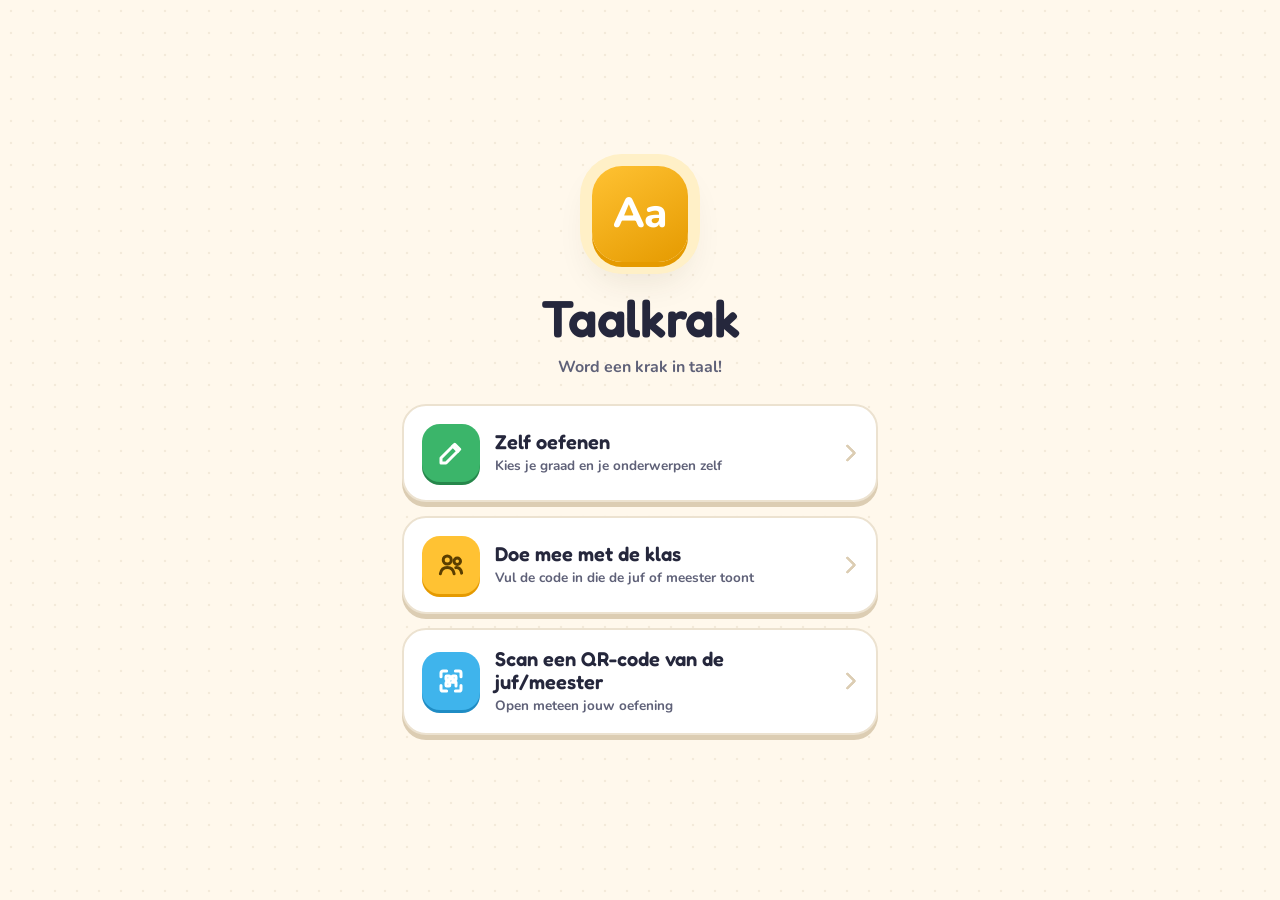
<file: index.html>
<!DOCTYPE html>
<html lang="nl" data-krak="taal">
<head>
<meta charset="utf-8">
<meta name="viewport" content="width=device-width, initial-scale=1, viewport-fit=cover, maximum-scale=1">
<title>Taalkrak — spelling oefenen voor de lagere school | Oefenkrak</title>
<meta name="description" content="Gratis spelling oefenen per graad voor de lagere school. Zelf oefenen of meedoen met de klas via code of QR-code van de juf of meester.">
<link rel="canonical" href="https://oefenkrak.be/taalkrak/">
<meta property="og:type" content="website">
<meta property="og:site_name" content="Oefenkrak">
<meta property="og:locale" content="nl_BE">
<meta property="og:title" content="Taalkrak — spelling oefenen voor de lagere school | Oefenkrak">
<meta property="og:description" content="Gratis spelling oefenen per graad voor de lagere school. Zelf oefenen of meedoen met de klas via code of QR-code van de juf of meester.">
<meta property="og:url" content="https://oefenkrak.be/taalkrak/">
<meta property="og:image" content="https://oefenkrak.be/taalkrak/icon-512.png">
<meta name="twitter:card" content="summary">
<link rel="stylesheet" href="taalkrak.css">
<link rel="stylesheet" href="krak-design.css">
<meta name="darkreader-lock">
<link rel="preload" href="fonts/fredoka.woff2" as="font" type="font/woff2" crossorigin>
<link rel="preload" href="fonts/nunito.woff2" as="font" type="font/woff2" crossorigin>
<link rel="manifest" href="manifest.webmanifest">
<meta name="color-scheme" content="only light">
<meta name="theme-color" content="#FFC233">
<meta name="apple-mobile-web-app-capable" content="yes">
<meta name="mobile-web-app-capable" content="yes">
<meta name="apple-mobile-web-app-status-bar-style" content="default">
<meta name="apple-mobile-web-app-title" content="Taalkrak">
<link rel="apple-touch-icon" href="apple-touch-icon.png">
<style>
/* Klassessie: naam vragen en wachten op de juf */
.naaminput{ width:100%; font:inherit; font-size:20px; padding:14px 16px; margin:14px 0 6px;
            border:2px solid rgba(0,0,0,.12); border-radius:14px; background:#fff; }
.naaminput:focus{ outline:none; border-color:#2FA8C6; }
.naamfout{ color:#B23A2A; font-weight:600; }
.bigcard--code .bigcard__ic{ background:#FFF3D6; }
.codeinput{ text-transform:uppercase; letter-spacing:.32em; text-align:center;
            font-weight:800; font-size:30px; font-family:ui-monospace,Menlo,Consolas,monospace; }
.wachtkamer{ min-height:100dvh; display:flex; flex-direction:column; align-items:center;
             justify-content:center; text-align:center; padding:32px 24px; gap:6px; }
.wachtkamer__emo{ font-size:64px; line-height:1; margin-bottom:6px; }
.wachtkamer__titel{ font-size:26px; margin:0; }
.wachtkamer__tekst{ font-size:17px; opacity:.75; margin:4px 0 22px; max-width:22em; }
.sessiebalk{ position:fixed; left:0; right:0; top:0; padding:6px 12px; font-size:13px;
             text-align:center; background:rgba(0,0,0,.06); z-index:5; }
</style>
</head>
<body>

<!-- ===================== WELKOM ===================== -->
<main class="home" id="screenHome">
  <div class="home__logo home__logo--taal" aria-hidden="true"><span>Aa</span></div>
  <h1 class="home__title">Taalkrak</h1>
  <p class="home__sub">Word een krak in taal!</p>
  <div class="home__cards">
    <button class="bigcard bigcard--self" id="goSelf" type="button">
      <span class="bigcard__ic" aria-hidden="true"><svg viewBox="0 0 24 24" fill="none" stroke="currentColor" stroke-width="2.4" stroke-linecap="round" stroke-linejoin="round" aria-hidden="true"><path d="M4 20h4L19 9l-4-4L4 16v4z"/><path d="M13.5 6.5l4 4"/></svg></span>
      <span class="bigcard__tx"><b>Zelf oefenen</b><span>Kies je graad en je onderwerpen zelf</span></span>
    </button>
    <button class="bigcard bigcard--code" id="goCode" type="button">
      <span class="bigcard__ic" aria-hidden="true"><svg viewBox="0 0 24 24" fill="none" stroke="currentColor" stroke-width="2.4" stroke-linecap="round" stroke-linejoin="round" aria-hidden="true"><circle cx="9" cy="8" r="3.2"/><path d="M3.5 19c.6-3.2 2.8-5 5.5-5s4.9 1.8 5.5 5"/><circle cx="17" cy="9" r="2.6"/><path d="M15.8 14.1c2.4-.2 4.2 1.5 4.7 4.4"/></svg></span>
      <span class="bigcard__tx"><b>Doe mee met de klas</b><span>Vul de code in die de juf of meester toont</span></span>
    </button>
    <button class="bigcard bigcard--scan" id="goScan" type="button">
      <span class="bigcard__ic" aria-hidden="true"><svg viewBox="0 0 24 24" fill="none" stroke="currentColor" stroke-width="2.4" stroke-linecap="round" stroke-linejoin="round" aria-hidden="true"><path d="M4 8.5v-3A1.5 1.5 0 0 1 5.5 4h3M15.5 4h3A1.5 1.5 0 0 1 20 5.5v3M20 15.5v3a1.5 1.5 0 0 1-1.5 1.5h-3M8.5 20h-3A1.5 1.5 0 0 1 4 18.5v-3"/><rect x="8" y="8" width="3" height="3" rx=".5"/><rect x="13" y="8" width="3" height="3" rx=".5"/><rect x="8" y="13" width="3" height="3" rx=".5"/><path d="M13 13h3v3"/></svg></span>
      <span class="bigcard__tx"><b>Scan een QR-code van de juf/meester</b><span>Open meteen jouw oefening</span></span>
    </button>
  </div>
</main>

<!-- ===================== SETUP (zelf oefenen) ===================== -->
<main class="setup hidden" id="screenSetup">
  <div class="setup__head">
    <button class="backbtn" id="setupBack" type="button" aria-label="Terug">←</button>
    <h2 class="setup__title">Zelf oefenen</h2>
  </div>
  <section class="panel">
    <div id="settingsHost"></div>
    <button class="btn btn--grass btn--block" id="startSelf" type="button" style="margin-top:6px;font-size:17px;padding:16px">▶ Starten</button>
  </section>
</main>

<!-- ===================== QR-SCANNER ===================== -->
<main class="scan hidden" id="screenScan">
  <video class="scan__video" id="scanVideo" playsinline muted></video>
  <div class="scan__overlay" id="scanOverlay">
    <div class="scan__msg">Richt op de QR-code<br>van de juf/meester</div>
    <div class="scan__frame"><div class="scan__corner2"></div></div>
    <div class="scan__hint" id="scanHint">Houd de code rustig in het kader</div>
  </div>
  <div class="scan__err hidden" id="scanErr">
    <div style="font-size:58px" aria-hidden="true">📷</div>
    <b id="scanErrMsg"></b>
    <span>Vraag de juf of meester om de oefening anders via de link te openen.</span>
  </div>
  <button class="scan__close" id="scanClose" type="button">← Terug</button>
  <canvas id="scanCanvas" class="hidden"></canvas>
</main>

<!-- ============ KLASSESSIE: HOE HEET JE? ============ -->
<main class="setup hidden" id="screenNaam">
  <div class="setup__head">
    <button class="backbtn" id="naamBack" type="button" aria-label="Terug">←</button>
    <h2 class="setup__title">Doe mee met de klas</h2>
  </div>
  <section class="panel">
    <div id="codeRij">
      <p class="note">Vul de code in die je juf of meester toont.</p>
      <input class="naaminput codeinput" id="codeInput" maxlength="4" autocomplete="off"
             autocapitalize="characters" spellcheck="false" placeholder="ABCD" aria-label="Code van de klas">
    </div>
    <p class="note">Hoe heet je? Je voornaam volstaat — zo weet je juf of meester wie meedoet.</p>
    <input class="naaminput" id="naamInput" maxlength="30" autocomplete="off"
           autocapitalize="words" placeholder="Bijvoorbeeld: Lars" aria-label="Je voornaam">
    <p class="note naamfout hidden" id="naamFout"></p>
    <button class="btn btn--grass btn--block" id="naamOk" type="button" style="font-size:17px;padding:16px">Doe mee</button>
  </section>
</main>

<!-- ============ KLASSESSIE: WACHTEN ============ -->
<main class="wachtkamer hidden" id="screenWacht">
  <div class="wachtkamer__emo" id="wachtEmo">⏳</div>
  <h2 class="wachtkamer__titel" id="wachtTitel">Even wachten</h2>
  <p class="wachtkamer__tekst" id="wachtTekst">De juf of meester zet de oefening klaar.</p>
  <button class="btn btn--ghost" id="wachtWeg" type="button">Sessie verlaten</button>
</main>

<!-- ===================== SPELER ===================== -->
<main class="play hidden" id="screenPlay">
  <div class="play__top">
    <div class="stars"><span class="s" id="starIcon">★</span><span id="starCount">0</span></div>
    <div class="prog"><div class="prog__fill" id="progFill"></div></div>
    <button class="iconbtn" id="soundBtn" type="button" title="Geluid aan/uit" aria-label="Geluid aan of uit">🔊</button>
    <button class="iconbtn" id="quitBtn" type="button" title="Stoppen" aria-label="Stoppen">✕</button>
  </div>
  <div class="stage" id="stage"></div>
</main>
<main class="play hidden" id="screenDone"><div class="results" id="resultsBox"></div></main>

<div class="splash" id="splash" aria-live="polite">
  <div class="splash__card">
    <div class="splash__emo" id="splashEmo">🎉</div>
    <div class="splash__txt" id="splashTxt">Goed zo!</div>
    <div class="splash__hint" id="splashHint"></div>
  </div>
</div>
<div id="glow"></div>
<canvas id="confetti"></canvas>

<script src="jsqr.js"></script>
<script src="krak-config.js"></script>
<script src="krak-sessie.js"></script>
<script src="engine.js"></script>
<script>
(function(){
"use strict";
var $=function(s){return document.querySelector(s);};
var SETUP = TK.defaults();
var K_AAN = (typeof KrakSessie!=="undefined" && KrakSessie.ingesteld());
var sessieCode = K_AAN ? KrakSessie.codeUitHash() : null;
var stopOpdracht = null;

function hideAll(){ ["#screenHome","#screenSetup","#screenScan","#screenPlay","#screenDone","#screenNaam","#screenWacht"].forEach(function(id){ $(id).classList.add("hidden"); }); }
function showHome(){ hideAll(); document.body.style.background=""; $("#screenHome").classList.remove("hidden"); window.scrollTo(0,0); }
function goHome(){ stopScan(); if(location.hash){ history.replaceState(null,"",location.pathname+location.search); } showHome(); }
function showSetup(){ TK.resumeAudio(); hideAll(); $("#screenSetup").classList.remove("hidden"); window.scrollTo(0,0); }

TK.makeSettings($("#settingsHost"), SETUP, function(){});
TK.setOnExit(function(){
  var d = sessieCode && KrakSessie.deelname(sessieCode);
  if(d) toonWacht("Goed gedaan, "+d.voornaam+"!", "Wacht op de volgende oefening.", "🌟");
  else goHome();
});

/* Terugkeer-regels: bij "Zelf oefenen" kan het kind altijd terug naar het
   hoofdmenu; bij een oefening van de juf/meester (QR of link) pas als de
   oefening helemaal is afgerond. Uitzondering: bij een oneindige oefening
   (∞) blijft de knop zichtbaar, anders kan het kind nooit meer stoppen. */
function setQuit(visible){ $("#quitBtn").classList.toggle("hidden", !visible); }
$("#goSelf").onclick=showSetup;
$("#goScan").onclick=startScan;
$("#setupBack").onclick=showHome;
$("#startSelf").onclick=function(){ setQuit(true); TK.startGame(JSON.parse(JSON.stringify(SETUP))); };
$("#scanClose").onclick=goHome;
$("#soundBtn").onclick=function(){ TK.toggleSound(); };
$("#quitBtn").onclick=goHome;

/* ---------- QR-scanner ---------- */
var scanStream=null, scanRAF=null, scanVideo, scanCanvas, scanCtx;
function startScan(){
  TK.resumeAudio(); hideAll(); $("#screenScan").classList.remove("hidden");
  $("#scanErr").classList.add("hidden"); $("#scanOverlay").classList.remove("hidden");
  $("#scanHint").textContent="Houd de code rustig in het kader";
  scanVideo=$("#scanVideo"); scanCanvas=$("#scanCanvas"); scanCtx=scanCanvas.getContext("2d",{willReadFrequently:true});
  if(!navigator.mediaDevices || !navigator.mediaDevices.getUserMedia || !window.jsQR){ return scanError("Scannen werkt hier niet."); }
  navigator.mediaDevices.getUserMedia({video:{facingMode:{ideal:"environment"}},audio:false})
    .then(function(stream){ scanStream=stream; scanVideo.srcObject=stream; scanVideo.setAttribute("playsinline",""); return scanVideo.play(); })
    .then(function(){ scanRAF=requestAnimationFrame(scanLoop); })
    .catch(function(err){
      var msg=(err&&(err.name==="NotAllowedError"||err.name==="SecurityError"))? "Geef toestemming voor de camera om te kunnen scannen." : "De camera kon niet starten.";
      scanError(msg);
    });
}
function scanLoop(){
  if(!scanStream) return;
  if(scanVideo.readyState===scanVideo.HAVE_ENOUGH_DATA){
    var w=scanVideo.videoWidth, h=scanVideo.videoHeight;
    if(w&&h){
      scanCanvas.width=w; scanCanvas.height=h; scanCtx.drawImage(scanVideo,0,0,w,h);
      var img; try{ img=scanCtx.getImageData(0,0,w,h); }catch(e){ img=null; }
      if(img){
        var code=jsQR(img.data,w,h,{inversionAttempts:"dontInvert"});
        if(code && code.data){
          var sc = (typeof KrakSessie!=="undefined") ? KrakSessie.codeUitHash(code.data) : null;
          if(sc){ if(navigator.vibrate) navigator.vibrate(60); stopScan(); sessieCode=sc; startSessie(); return; }
          var cfg=TK.parseParams(code.data);
          if(cfg){ cfg.session="self"; if(navigator.vibrate) navigator.vibrate(60); stopScan(); setQuit(cfg.count===0); TK.startGame(cfg); return; }
          else { $("#scanHint").textContent="Dat is geen Taalkrak-code 🤔"; }
        }
      }
    }
  }
  scanRAF=requestAnimationFrame(scanLoop);
}
function stopScan(){
  if(scanRAF){ cancelAnimationFrame(scanRAF); scanRAF=null; }
  if(scanStream){ scanStream.getTracks().forEach(function(t){t.stop();}); scanStream=null; }
  if(scanVideo){ scanVideo.srcObject=null; }
  $("#screenScan").classList.add("hidden");
}
function scanError(msg){ $("#scanErrMsg").textContent=msg; $("#scanOverlay").classList.add("hidden"); $("#scanErr").classList.remove("hidden"); }

/* ---------- service worker ---------- */
if("serviceWorker" in navigator){ window.addEventListener("load",function(){ navigator.serviceWorker.register("sw.js").catch(function(){}); }); }

/* ---------- klassessie ----------
   Zit er een sessiecode in de link (of in de gescande QR), dan bepaalt de
   juf of meester wat er geoefend wordt. Het toestel vraagt elke twee
   seconden of er een nieuwe oefening klaarstaat en schakelt dan mee over. */
function toonNaam(fout){
  hideAll(); $("#screenNaam").classList.remove("hidden");
  var kenCode = !!sessieCode;
  $("#codeRij").classList.toggle("hidden", kenCode);
  var f=$("#naamFout");
  if(fout){ f.textContent=fout; f.classList.remove("hidden"); } else f.classList.add("hidden");
  window.scrollTo(0,0);
  setTimeout(function(){
    try{ (kenCode? $("#naamInput") : $("#codeInput")).focus(); }catch(e){}
  }, 60);
}
function toonWacht(titel, tekst, emo){
  hideAll(); $("#screenWacht").classList.remove("hidden");
  $("#wachtEmo").textContent = emo || "⏳";
  $("#wachtTitel").textContent = titel;
  $("#wachtTekst").textContent = tekst || "";
  window.scrollTo(0,0);
}
function startSessie(){
  if(!sessieCode) return showHome();
  if(KrakSessie.deelname(sessieCode)) volgSessie(); else toonNaam("");
}
function volgSessie(){
  var d = KrakSessie.deelname(sessieCode);
  if(!d) return toonNaam("");
  function wachten(){ toonWacht("Hallo "+d.voornaam+"!", "Wacht even — de juf of meester zet de oefening klaar."); }
  wachten();
  if(stopOpdracht) stopOpdracht();
  stopOpdracht = KrakSessie.volgOpdracht(function(st){
    if(!st.gevonden){ TK.setSessieRonde(0); return toonWacht("Deze code werkt niet meer", "Vraag je juf of meester om een nieuwe.", "🤔"); }
    if(!st.actief){  TK.setSessieRonde(0); return toonWacht("Tot de volgende keer!", "De juf of meester heeft de oefeningen afgesloten.", "👋"); }
    if(!st.nummer){  TK.setSessieRonde(0); return wachten(); }
    var cfg = TK.parseParams(st.config);
    if(!cfg){ return toonWacht("Hmm", "Deze oefening kan ik niet openen.", "🤔"); }
    KrakSessie.spoel();               /* stand van de vorige oefening nog wegschrijven */
    cfg.session = "self";
    TK.setSessieRonde(st.nummer);
    hideAll(); setQuit(false);
    TK.startGame(cfg);
  }, 2000);
}
$("#naamOk").onclick=function(){
  if(!sessieCode){
    var ingetikt=($("#codeInput").value||"").trim().toUpperCase();
    if(!/^[A-Z0-9]{4}$/.test(ingetikt)) return toonNaam("De code bestaat uit vier tekens, bijvoorbeeld ABCD.");
    sessieCode=ingetikt;
  }
  var naam=($("#naamInput").value||"").trim();
  if(!naam) return toonNaam("Vul ook je voornaam in.");
  var knop=this; knop.disabled=true;
  KrakSessie.join(sessieCode, naam)
    .then(function(){
      /* code in de adresbalk: dan blijft het kind in de sessie na een verversing */
      try{ if(!KrakSessie.codeUitHash()) location.hash="ls="+sessieCode; }catch(e){}
      volgSessie();
    })
    .catch(function(f){
      var uitLink = !!KrakSessie.codeUitHash();
      if(f.message==="sessie_niet_gevonden" && !uitLink) sessieCode=null;  /* code opnieuw laten intikken */
      toonNaam(f.message==="sessie_niet_gevonden" ? "Die code kennen we niet (meer). Kijk nog eens goed."
             : f.message==="ongeldige_voornaam"   ? "Vul ook je voornaam in."
             : "Meedoen lukte niet. Probeer het nog eens.");
    })
    .then(function(){ knop.disabled=false; });
};
$("#naamInput").addEventListener("keydown", function(e){ if(e.key==="Enter") $("#naamOk").click(); });
$("#codeInput").addEventListener("keydown", function(e){ if(e.key==="Enter") $("#naamInput").focus(); });
$("#naamBack").onclick=function(){ if(!KrakSessie.codeUitHash()) sessieCode=null; goHome(); };
$("#goCode").onclick=function(){
  if(!K_AAN){ return alert("Live sessies zijn hier nog niet ingesteld."); }
  TK.resumeAudio(); sessieCode=null; $("#codeInput").value=""; $("#naamInput").value=""; toonNaam("");
};
$("#wachtWeg").onclick=function(){
  if(stopOpdracht){ stopOpdracht(); stopOpdracht=null; }
  KrakSessie.verlaat(sessieCode);
  TK.setSessieRonde(0);
  sessieCode=null;
  goHome();
};

/* ---------- opstarten ---------- */
if(!K_AAN) $("#goCode").classList.add("hidden");
if(sessieCode){ startSessie(); }
else {
  var cfg=TK.parseParams(location.hash);
  if(cfg){ cfg.session="self"; setQuit(cfg.count===0); TK.startGame(cfg); } else { showHome(); }
}
})();
</script>
</body>
</html>
</file>
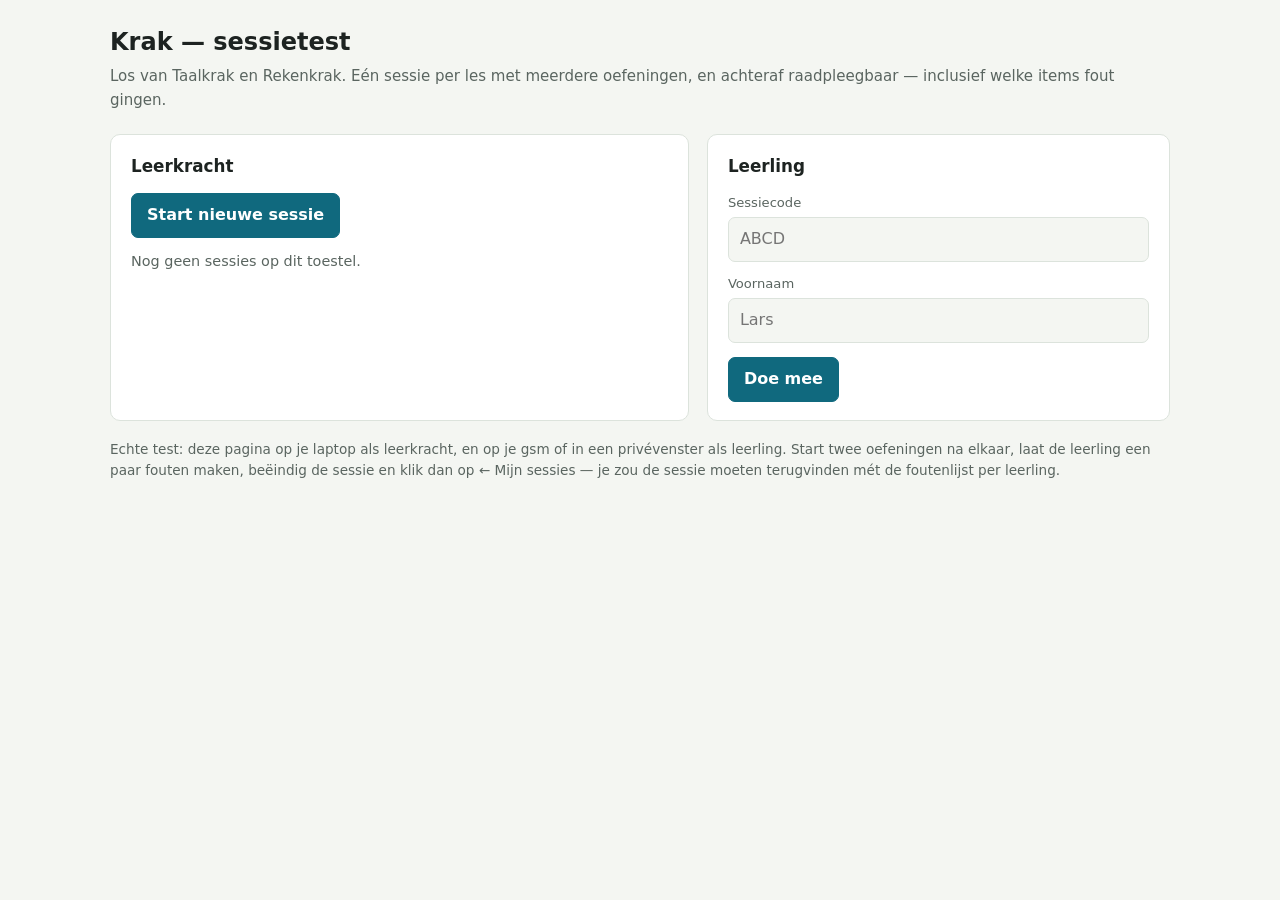
<file: krak-test.html>
<!doctype html>
<html lang="nl">
<head>
<meta charset="utf-8">
<meta name="viewport" content="width=device-width, initial-scale=1">
<meta name="robots" content="noindex">
<title>Krak — sessietest</title>
<style>
  :root{
    --grond:#f4f6f2; --vlak:#fff; --inkt:#1d2321; --zacht:#5a6560;
    --lijn:#dce3dc; --accent:#10697e; --accent-vlak:#e2eff2;
    --goed:#37703a; --fout:#a33b2a;
  }
  @media (prefers-color-scheme:dark){
    :root{ --grond:#131816; --vlak:#1b2220; --inkt:#e7ede9; --zacht:#9aa8a2;
           --lijn:#2c3733; --accent:#5cbcd2; --accent-vlak:#14313a;
           --goed:#7fc17d; --fout:#e08a76; }
  }
  *{box-sizing:border-box}
  body{ margin:0; padding:24px 18px 64px; background:var(--grond); color:var(--inkt);
        font:16px/1.55 system-ui,-apple-system,"Segoe UI",sans-serif; }
  .wrap{ max-width:1060px; margin:0 auto; }
  h1{ font-size:1.5rem; margin:0 0 4px; }
  .sub{ color:var(--zacht); margin:0 0 22px; font-size:.94rem; }
  .rooster{ display:grid; grid-template-columns:1fr; gap:18px; }
  @media (min-width:880px){ .rooster{ grid-template-columns:1.25fr 1fr; } }
  .kaart{ background:var(--vlak); border:1px solid var(--lijn); border-radius:10px; padding:18px 20px; }
  .kaart h2{ font-size:1.05rem; margin:0 0 14px; }
  label{ display:block; font-size:.82rem; color:var(--zacht); margin:12px 0 4px; }
  input{ width:100%; padding:9px 11px; font:inherit; color:inherit;
         background:var(--grond); border:1px solid var(--lijn); border-radius:7px; }
  input.mono{ font-family:ui-monospace,Menlo,Consolas,monospace; font-size:.84rem; }
  button{ font:inherit; font-weight:600; padding:9px 15px; border-radius:7px; cursor:pointer;
          border:1px solid var(--accent); background:var(--accent); color:#fff; }
  button.stil{ background:transparent; color:var(--accent); }
  button.klein{ padding:5px 10px; font-size:.85rem; }
  button:disabled{ opacity:.42; cursor:not-allowed; }
  .knoppen{ display:flex; flex-wrap:wrap; gap:8px; margin-top:14px; }
  .code{ font-family:ui-monospace,Menlo,Consolas,monospace; font-size:2rem; font-weight:700;
         letter-spacing:.16em; color:var(--accent); background:var(--accent-vlak);
         padding:10px 16px; border-radius:8px; display:inline-block; margin:6px 0; }
  table{ border-collapse:collapse; width:100%; margin-top:10px; font-size:.93rem; }
  th,td{ text-align:left; padding:6px 10px 6px 0; border-bottom:1px solid var(--lijn);
         vertical-align:top; }
  th{ font-size:.72rem; text-transform:uppercase; letter-spacing:.08em; color:var(--zacht); }
  td.num{ font-variant-numeric:tabular-nums; }
  td.fouten{ color:var(--fout); font-size:.86rem; }
  .melding{ margin-top:14px; padding:10px 13px; border-radius:7px; font-size:.9rem;
            border:1px solid var(--lijn); background:var(--grond); }
  .melding.goed{ color:var(--goed); border-color:currentColor; }
  .melding.fout{ color:var(--fout); border-color:currentColor; }
  .leeg{ color:var(--zacht); font-size:.9rem; margin-top:12px; }
  .vink{ color:var(--goed); font-weight:700; }
  .tip{ font-size:.85rem; color:var(--zacht); margin-top:18px; }
  .rondekop{ display:flex; align-items:baseline; gap:10px; margin-top:18px; }
  .rondekop h3{ font-size:.98rem; margin:0; }
  .cfg{ font-family:ui-monospace,Menlo,Consolas,monospace; font-size:.75rem; color:var(--zacht);
        overflow-wrap:anywhere; }
  details{ margin-top:14px; border-top:1px solid var(--lijn); padding-top:10px; }
  summary{ cursor:pointer; font-size:.9rem; color:var(--zacht); }
  .wacht{ text-align:center; padding:22px 10px; }
  .wacht .groot{ font-size:1.6rem; margin-bottom:6px; }
  ul.lijst{ list-style:none; padding:0; margin:10px 0 0; }
  ul.lijst li{ display:flex; align-items:center; gap:10px; justify-content:space-between;
               padding:9px 0; border-bottom:1px solid var(--lijn); }
  ul.lijst .wat{ min-width:0; }
  ul.lijst .titel{ font-weight:600; }
  ul.lijst .meta{ font-size:.82rem; color:var(--zacht); }
</style>
</head>
<body>
<div class="wrap">
  <h1>Krak — sessietest</h1>
  <p class="sub">Los van Taalkrak en Rekenkrak. Eén sessie per les met meerdere oefeningen, en achteraf raadpleegbaar — inclusief welke items fout gingen.</p>

  <div id="configFout" class="melding fout" style="display:none"></div>

  <div class="rooster">
    <div class="kaart">
      <h2>Leerkracht</h2>

      <div id="jufLeeg">
        <div class="knoppen"><button id="btnStart">Start nieuwe sessie</button></div>
        <div id="archief"></div>
      </div>

      <div id="jufActief" style="display:none">
        <div class="knoppen"><button id="btnTerug" class="stil klein">← Mijn sessies</button></div>
        <div style="margin-top:10px">Sessiecode</div>
        <div class="code" id="uitCode">····</div>
        <div id="uitStatus" class="leeg"></div>

        <label for="uitLink">Bewaar deze link om er later op eender welk toestel bij te kunnen</label>
        <input id="uitLink" class="mono" readonly>

        <label for="inCfg">Instellingen voor de volgende oefening</label>
        <input id="inCfg" class="mono" value="#g=1&amp;th=hak&amp;v=dictee&amp;n=10&amp;t=0&amp;m=s">
        <div class="knoppen">
          <button id="btnRonde">Start oefening</button>
          <button id="btnStop" class="stil">Beëindig sessie</button>
        </div>

        <div id="rondes"></div>
      </div>
    </div>

    <div class="kaart">
      <h2>Leerling</h2>
      <div id="lrlUit">
        <label for="inCode">Sessiecode</label>
        <input id="inCode" maxlength="4" autocapitalize="characters" placeholder="ABCD">
        <label for="inNaam">Voornaam</label>
        <input id="inNaam" maxlength="30" placeholder="Lars">
        <div class="knoppen"><button id="btnJoin">Doe mee</button></div>
      </div>
      <div id="lrlIn" style="display:none">
        <p id="lrlWie" class="leeg"></p>

        <div id="lrlWacht" class="wacht" style="display:none">
          <div class="groot">⏳</div>
          <div id="lrlWachtTekst">Wacht even — de juf zet de oefening klaar.</div>
        </div>

        <div id="lrlBezig" style="display:none">
          <div class="rondekop"><h3 id="lrlRonde">Oefening 1</h3></div>
          <div class="cfg" id="lrlCfg"></div>
          <p class="leeg">Stand: <span id="lrlStand" class="num">0 / 0</span></p>
          <div class="knoppen">
            <button id="btnJuist">Juist antwoord</button>
            <button id="btnFout" class="stil">Fout antwoord</button>
            <button id="btnKlaar" class="stil">Klaar</button>
          </div>
        </div>

        <div class="knoppen"><button id="btnWeg" class="stil klein">Verlaat</button></div>
      </div>
      <div id="lrlMelding"></div>
    </div>
  </div>

  <p class="tip">Echte test: deze pagina op je laptop als leerkracht, en op je gsm of in een privévenster als leerling. Start twee oefeningen na elkaar, laat de leerling een paar fouten maken, beëindig de sessie en klik dan op ← Mijn sessies — je zou de sessie moeten terugvinden mét de foutenlijst per leerling.</p>
</div>

<script src="krak-config.js"></script>
<script src="krak-sessie.js"></script>
<script>
(function(){
  "use strict";
  var $ = function(id){ return document.getElementById(id); };
  var juist = 0, totaal = 0, mijnRonde = 0, mijnFouten = [];
  var stopVolgen = null, stopOpdracht = null;

  var WOORDEN = ["trein","ijs","fiets","boom","schaap","muur","kabouter","geit"];

  if(!KrakSessie.ingesteld()){
    var m = $("configFout");
    m.style.display = "block";
    m.textContent = "krak-config.js is nog niet ingevuld. Zet je Project URL en publieke sleutel erin en laad deze pagina opnieuw.";
    Array.prototype.forEach.call(document.querySelectorAll("button"), function(b){ b.disabled = true; });
    return;
  }

  function el(tag, cls, txt){
    var e = document.createElement(tag);
    if(cls) e.className = cls;
    if(txt != null) e.textContent = txt;
    return e;
  }
  function datumKort(iso){
    if(!iso) return "";
    var d = new Date(iso);
    if(isNaN(d)) return "";
    return d.toLocaleDateString("nl-BE", {day:"numeric", month:"short"}) + " " +
           d.toLocaleTimeString("nl-BE", {hour:"2-digit", minute:"2-digit"});
  }

  /* ---------- leerkracht ---------- */

  function toonJuf(){
    var s = KrakSessie.lopendeSessie();
    $("jufLeeg").style.display   = s ? "none"  : "block";
    $("jufActief").style.display = s ? "block" : "none";
    if(!s){
      if(stopVolgen){ stopVolgen(); stopVolgen = null; }
      tekenArchief();
      return;
    }
    $("uitCode").textContent = s.code;
    $("uitLink").value = KrakSessie.beheerLink(location.href, s.beheer) || "";
    if(!stopVolgen){
      $("uitStatus").textContent = "Verbinden…";
      stopVolgen = KrakSessie.volg(tekenStand, tekenJufFout, 2000);
    }
  }

  function tekenArchief(){
    var host = $("archief");
    host.innerHTML = "";
    var lijst = KrakSessie.mijnSessies();
    if(!lijst.length){
      host.appendChild(el("p", "leeg", "Nog geen sessies op dit toestel."));
      return;
    }
    host.appendChild(el("p", "leeg", "Mijn sessies — dertig dagen raadpleegbaar"));
    var ul = el("ul", "lijst");
    lijst.forEach(function(s){
      var li = el("li");
      var wat = el("div", "wat");
      wat.appendChild(el("div", "titel", s.code + (s.titel ? " · " + s.titel : "")));
      wat.appendChild(el("div", "meta", datumKort(s.datum)));
      li.appendChild(wat);
      var b = el("button", "stil klein", "Bekijk");
      b.type = "button";
      b.setAttribute("data-beheer", s.beheer);
      b.onclick = function(){ KrakSessie.kiesSessie(s.beheer); toonJuf(); };
      li.appendChild(b);
      ul.appendChild(li);
    });
    host.appendChild(ul);
  }

  function foutenTekst(fouten){
    if(!fouten || !fouten.length) return "";
    return fouten.map(function(f){
      return f.a ? (f.v + " → " + f.a) : f.v;
    }).join(", ");
  }

  function standTabel(standen){
    var t = el("table");
    var thead = el("thead"), trh = el("tr");
    ["Naam","Juist","Gemaakt","Klaar","Fout gegaan"].forEach(function(k){ trh.appendChild(el("th", null, k)); });
    thead.appendChild(trh); t.appendChild(thead);
    var tb = el("tbody");
    standen.forEach(function(l){
      var tr = el("tr");
      tr.appendChild(el("td", null, l.voornaam));
      tr.appendChild(el("td", "num", String(l.juist)));
      tr.appendChild(el("td", "num", String(l.totaal)));
      tr.appendChild(el("td", l.klaar ? "num vink" : "num", l.klaar ? "✓" : "—"));
      tr.appendChild(el("td", "fouten", foutenTekst(l.fouten)));
      tb.appendChild(tr);
    });
    t.appendChild(tb);
    return t;
  }

  function tekenStand(ov){
    var n = ov.leerlingen.length;
    $("uitStatus").textContent =
      (ov.actief ? "Sessie loopt" : "Sessie beëindigd") +
      " · " + n + " leerling" + (n===1?"":"en") +
      " · " + (ov.huidige_ronde ? "oefening " + ov.huidige_ronde : "nog geen oefening") +
      (ov.aangemaakt_op ? " · " + datumKort(ov.aangemaakt_op) : "");
    $("btnStop").disabled  = !ov.actief;
    $("btnRonde").disabled = !ov.actief;
    $("btnRonde").textContent = ov.huidige_ronde ? "Start volgende oefening" : "Start oefening";

    var host = $("rondes");
    host.innerHTML = "";
    if(!ov.rondes.length){
      host.appendChild(el("p", "leeg", "Nog geen oefening gestart."));
      return;
    }
    ov.rondes.forEach(function(r, i){
      if(i === 0){
        var kop = el("div", "rondekop");
        kop.appendChild(el("h3", null, "Oefening " + r.nummer + (ov.actief ? " — loopt nu" : "")));
        host.appendChild(kop);
        host.appendChild(el("div", "cfg", r.config));
        host.appendChild(standTabel(r.standen));
      } else {
        var d = el("details");
        var klaar = r.standen.filter(function(x){ return x.klaar; }).length;
        d.appendChild(el("summary", null,
          "Oefening " + r.nummer + " — " + klaar + " van de " + r.standen.length + " afgewerkt"));
        d.appendChild(el("div", "cfg", r.config));
        d.appendChild(standTabel(r.standen));
        host.appendChild(d);
      }
    });
  }

  function tekenJufFout(f){
    $("uitStatus").textContent = "Even geen verbinding (" + f.message + ") — blijft opnieuw proberen.";
  }

  $("btnStart").onclick = function(){
    this.disabled = true;
    KrakSessie.start("taalkrak", "Sessietest")
      .then(toonJuf)
      .catch(function(f){ alert("Starten lukte niet: " + f.message); })
      .then(function(){ $("btnStart").disabled = false; });
  };
  $("btnTerug").onclick = function(){
    if(stopVolgen){ stopVolgen(); stopVolgen = null; }
    KrakSessie.sluitSessie();
    try{ if(location.hash.indexOf("beheer=") > -1) history.replaceState(null, "", location.pathname); }catch(e){}
    toonJuf();
  };
  $("btnRonde").onclick = function(){
    var cfg = ($("inCfg").value || "").trim();
    this.disabled = true;
    KrakSessie.rondeStart(cfg)
      .catch(function(f){ alert("Oefening starten lukte niet: " + f.message); })
      .then(function(){ $("btnRonde").disabled = false; });
  };
  $("btnStop").onclick = function(){ KrakSessie.beeindig(); };

  /* ---------- leerling ---------- */

  function melding(tekst, soort){
    $("lrlMelding").innerHTML = tekst
      ? '<div class="melding ' + (soort||"") + '">' + tekst + "</div>" : "";
  }

  function toonLeerling(){
    var code = (($("inCode").value || "") || KrakSessie.codeUitHash() || "").toUpperCase();
    var d = code ? KrakSessie.deelname(code) : null;
    $("lrlUit").style.display = d ? "none"  : "block";
    $("lrlIn").style.display  = d ? "block" : "none";
    if(!d){
      if(stopOpdracht){ stopOpdracht(); stopOpdracht = null; }
      return;
    }
    $("lrlWie").textContent = d.voornaam + " · sessie " + d.code;
    if(!stopOpdracht) stopOpdracht = KrakSessie.volgOpdracht(nieuweOpdracht, 2000);
  }

  function nieuweOpdracht(st){
    if(!st.gevonden){ melding("Deze sessie bestaat niet meer.", "fout"); return; }
    if(!st.actief){
      $("lrlBezig").style.display = "none";
      $("lrlWacht").style.display = "block";
      $("lrlWachtTekst").textContent = "De juf heeft de sessie beëindigd.";
      melding("De juf heeft de sessie beëindigd.", "fout");
      return;
    }
    melding("");
    if(!st.nummer){
      $("lrlBezig").style.display = "none";
      $("lrlWacht").style.display = "block";
      $("lrlWachtTekst").textContent = "Wacht even — de juf zet de oefening klaar.";
      return;
    }
    mijnRonde = st.nummer;
    juist = 0; totaal = 0; mijnFouten = [];
    $("lrlWacht").style.display = "none";
    $("lrlBezig").style.display = "block";
    $("lrlRonde").textContent = "Oefening " + st.nummer;
    $("lrlCfg").textContent   = st.config || "";
    $("lrlStand").textContent = "0 / 0";
  }

  $("btnJoin").onclick = function(){
    var code = ($("inCode").value||"").trim().toUpperCase();
    var naam = ($("inNaam").value||"").trim();
    melding("");
    KrakSessie.join(code, naam).then(function(){
      juist = 0; totaal = 0; mijnRonde = 0; mijnFouten = [];
      try{ location.hash = "ls=" + code; }catch(e){}
      toonLeerling();
    }).catch(function(f){
      melding(f.message === "sessie_niet_gevonden" ? "Die sessiecode bestaat niet of is al beëindigd."
            : f.message === "ongeldige_voornaam"   ? "Vul een voornaam in."
            : "Aansluiten lukte niet: " + f.message, "fout");
    });
  };

  function antwoord(goed){
    if(!mijnRonde) return;
    totaal++;
    if(goed){ juist++; }
    else {
      var w = WOORDEN[(totaal - 1) % WOORDEN.length];
      mijnFouten.push({ v: w, a: w.slice(0, -1) + "x" });
    }
    $("lrlStand").textContent = juist + " / " + totaal;
    KrakSessie.meld(mijnRonde, juist, totaal, false, mijnFouten);
  }
  $("btnJuist").onclick = function(){ antwoord(true); };
  $("btnFout").onclick  = function(){ antwoord(false); };
  $("btnKlaar").onclick = function(){
    if(!mijnRonde) return;
    KrakSessie.meld(mijnRonde, juist, totaal, true, mijnFouten).then(function(gelukt){
      melding(gelukt === false ? "Kon niet doorsturen — loopt de sessie nog?" : "Eindstand doorgestuurd.",
              gelukt === false ? "fout" : "goed");
    });
  };
  $("btnWeg").onclick = function(){
    var code = ($("inCode").value||"").trim().toUpperCase();
    if(stopOpdracht){ stopOpdracht(); stopOpdracht = null; }
    KrakSessie.verlaat(code);
    juist = 0; totaal = 0; mijnRonde = 0; mijnFouten = [];
    melding(""); toonLeerling();
  };

  /* ---------- start ---------- */

  var uitLink = KrakSessie.codeUitHash();
  if(uitLink) $("inCode").value = uitLink;

  KrakSessie.herstelUitLink()
    .catch(function(){ return null; })
    .then(function(){ toonJuf(); toonLeerling(); });
})();
</script>
</body>
</html>
</file>
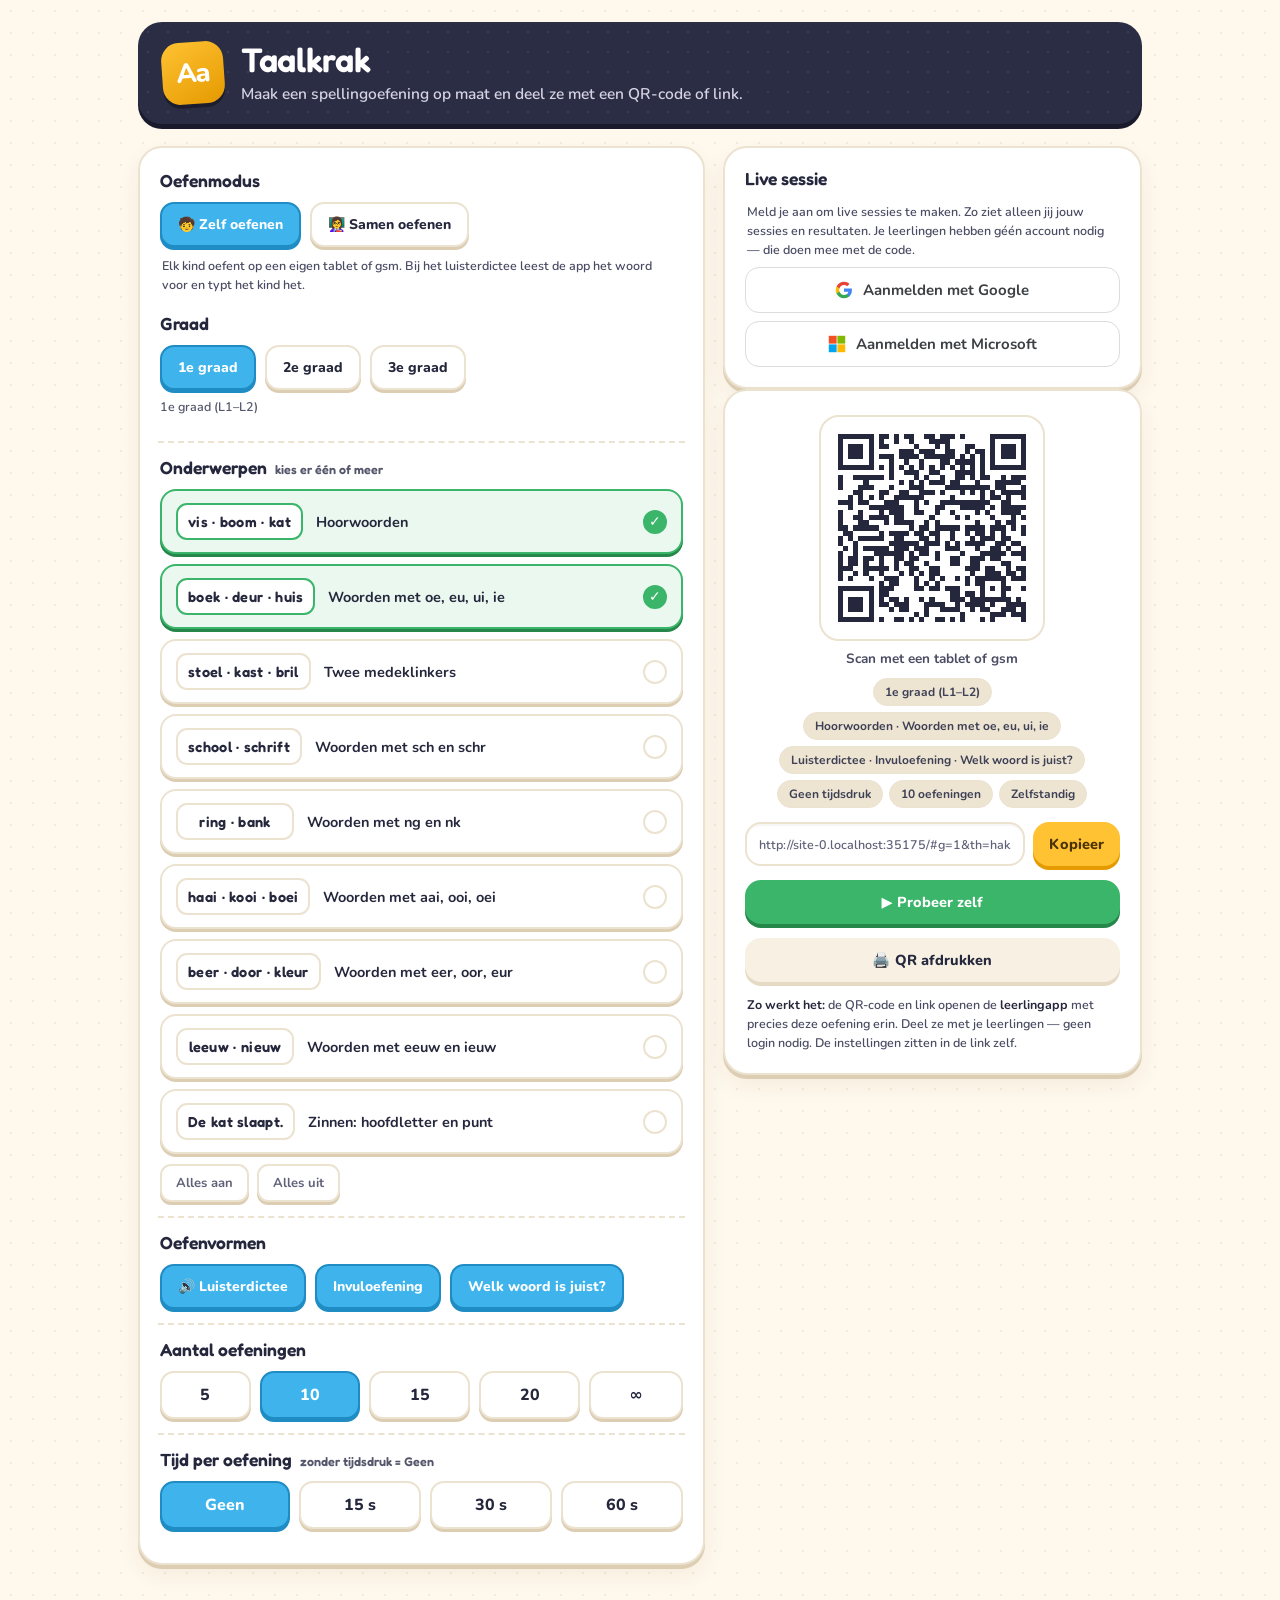
<file: leerkracht.html>
<!DOCTYPE html>
<html lang="nl" data-krak="taal">
<head>
<meta charset="utf-8">
<meta name="viewport" content="width=device-width, initial-scale=1, viewport-fit=cover">
<title>Taalkrak voor de leerkracht — spellingoefeningen op maat | Oefenkrak</title>
<meta name="description" content="Maak gratis een spellingoefening op maat en deel ze met je klas via QR-code of link. Start een live sessie en volg de resultaten. Leerlingen hebben geen account nodig.">
<link rel="canonical" href="https://oefenkrak.be/taalkrak/leerkracht.html">
<meta property="og:type" content="website">
<meta property="og:site_name" content="Oefenkrak">
<meta property="og:locale" content="nl_BE">
<meta property="og:title" content="Taalkrak voor de leerkracht — spellingoefeningen op maat | Oefenkrak">
<meta property="og:description" content="Maak gratis een spellingoefening op maat en deel ze met je klas via QR-code of link. Start een live sessie en volg de resultaten. Leerlingen hebben geen account nodig.">
<meta property="og:url" content="https://oefenkrak.be/taalkrak/leerkracht.html">
<meta property="og:image" content="https://oefenkrak.be/taalkrak/icon-512.png">
<meta name="twitter:card" content="summary">
<link rel="stylesheet" href="taalkrak.css">
<link rel="stylesheet" href="krak-design.css">
<meta name="darkreader-lock">
<meta name="color-scheme" content="only light">
<meta name="theme-color" content="#FFC233">
<style>
/* Live sessie */
.sescode{ font-family:ui-monospace,Menlo,Consolas,monospace; font-size:34px; font-weight:800;
          letter-spacing:.18em; text-align:center; padding:10px 6px; border-radius:14px;
          background:rgba(47,168,198,.14); color:#14707F; margin:6px 0 10px; }
.seslijst{ list-style:none; padding:0; margin:10px 0 0; }
.seslijst li{ display:flex; align-items:center; gap:10px; justify-content:space-between;
              padding:9px 0; border-bottom:1px solid rgba(0,0,0,.08); }
.seslijst .wat b{ display:block; }
.seslijst .wat span{ font-size:13px; opacity:.65; }
.sestabel{ border-collapse:collapse; width:100%; margin-top:8px; font-size:15px; }
.sestabel th,.sestabel td{ text-align:left; padding:7px 12px 7px 0;
                           border-bottom:1px solid rgba(0,0,0,.08); vertical-align:top; }
.sestabel th{ font-size:12px; text-transform:uppercase; letter-spacing:.07em; opacity:.6; }
.sestabel .num{ font-variant-numeric:tabular-nums; }
.sestabel .klaarja{ color:#2E7D32; font-weight:700; }
.sestabel .fout{ color:#B23A2A; font-size:14px; }
.sesronde{ margin-top:16px; }
.sesronde h3{ margin:0 0 2px; font-size:17px; }
.sescfg{ font-family:ui-monospace,Menlo,Consolas,monospace; font-size:12px; opacity:.55;
         overflow-wrap:anywhere; }
.sesoud{ margin-top:12px; border-top:1px solid rgba(0,0,0,.08); padding-top:8px; }
.sesoud summary{ cursor:pointer; font-size:15px; opacity:.75; }
.btn:disabled{ opacity:.4; cursor:not-allowed; filter:grayscale(.5); }
.sesklaar{ text-align:center; font-weight:700; padding:10px 12px; border-radius:12px;
           background:rgba(0,0,0,.06); margin:6px 0 10px; }
.seswie{ display:flex; align-items:center; justify-content:space-between; gap:10px;
         font-size:13px; opacity:.75; margin-top:12px; padding-top:10px;
         border-top:1px solid rgba(0,0,0,.08); }
.seswie button{ font-size:13px; padding:4px 10px; }
/* Aanmeldknoppen met het merkteken van de aanbieder */
.idp{ display:flex; align-items:center; justify-content:center; gap:10px;
      width:100%; padding:12px 16px; margin-top:8px; cursor:pointer;
      font:inherit; font-weight:700; font-size:15px; color:#3c4043;
      background:#fff; border:1px solid #dadce0; border-radius:14px; }
.idp:hover{ background:#f7f8f8; }
.idp:active{ transform:translateY(1px); }
.idp:focus-visible{ outline:2px solid #2FA8C6; outline-offset:2px; }
.idp svg{ width:18px; height:18px; flex:none; display:block; }
.melding{ margin-top:10px; padding:10px 12px; border-radius:10px; font-size:14px;
          color:#8A2F22; background:#FDEDEA; border:1px solid #F3C6BE; }
.oudemelding{ margin-top:12px; padding:10px 12px; border-radius:10px; font-size:14px;
              background:rgba(0,0,0,.05); }
</style>
</head>
<body>

<!-- ===================== GENERATOR ===================== -->
<main class="gen" id="screenGen">
  <header class="gen__head">
    <div class="logo logo--taal" aria-hidden="true"><span>Aa</span></div>
    <div>
      <h1 class="gen__title">Taalkrak</h1>
      <p class="gen__sub">Maak een spellingoefening op maat en deel ze met een QR-code of link.</p>
    </div>
  </header>

  <div class="layout">
    <section class="panel" aria-label="Instellingen">
      <div class="block">
        <p class="block__label">Oefenmodus</p>
        <div class="chips" id="session">
          <button class="chip chip--wide" data-k="self" aria-pressed="true" type="button">🧒 Zelf oefenen</button>
          <button class="chip chip--wide" data-k="class" aria-pressed="false" type="button">👩‍🏫 Samen oefenen</button>
        </div>
        <p class="note" id="sessionNote" style="margin-top:10px"></p>
      </div>
      <div id="settingsHost"></div>
    </section>

    <aside class="out">
      <div class="qrcard" id="sessieKaart">
        <p class="block__label">Live sessie</p>

        <div id="sesAnoniem">
          <p class="note">Meld je aan om live sessies te maken. Zo ziet alleen jij jouw sessies en resultaten. Je leerlingen hebben géén account nodig — die doen mee met de code.</p>
          <button class="idp" id="sesLoginGoogle" type="button">
            <svg viewBox="0 0 48 48" aria-hidden="true" focusable="false">
              <path fill="#4285F4" d="M45.12 24.5c0-1.56-.14-3.06-.4-4.5H24v8.51h11.84c-.51 2.75-2.06 5.08-4.39 6.64v5.52h7.11c4.16-3.83 6.56-9.47 6.56-16.17z"/>
              <path fill="#34A853" d="M24 46c5.94 0 10.92-1.97 14.56-5.33l-7.11-5.52c-1.97 1.32-4.49 2.1-7.45 2.1-5.73 0-10.58-3.87-12.31-9.07H4.34v5.7C7.96 41.07 15.4 46 24 46z"/>
              <path fill="#FBBC05" d="M11.69 28.18C11.25 26.86 11 25.45 11 24s.25-2.86.69-4.18v-5.7H4.34C2.85 17.09 2 20.45 2 24s.85 6.91 2.34 9.88l7.35-5.7z"/>
              <path fill="#EA4335" d="M24 10.75c3.23 0 6.13 1.11 8.41 3.29l6.31-6.31C34.91 4.18 29.93 2 24 2 15.4 2 7.96 6.93 4.34 14.12l7.35 5.7c1.73-5.2 6.58-9.07 12.31-9.07z"/>
            </svg>
            <span>Aanmelden met Google</span>
          </button>
          <button class="idp" id="sesLoginMicrosoft" type="button">
            <svg viewBox="0 0 23 23" aria-hidden="true" focusable="false">
              <rect x="1"  y="1"  width="10" height="10" fill="#F25022"/>
              <rect x="12" y="1"  width="10" height="10" fill="#7FBA00"/>
              <rect x="1"  y="12" width="10" height="10" fill="#00A4EF"/>
              <rect x="12" y="12" width="10" height="10" fill="#FFB900"/>
            </svg>
            <span>Aanmelden met Microsoft</span>
          </button>
        </div>

        <div id="sesUit" class="hidden">
          <p class="note">Start een sessie en stuur oefening na oefening naar de klas. Je ziet live wie waar zit, en je kan de resultaten dertig dagen lang opnieuw bekijken.</p>
          <button class="btn btn--sun btn--block" id="sesStart" type="button">👩‍🏫 Start live sessie</button>
          <div id="sesArchief"></div>
        </div>

        <div id="sesAan" class="hidden">
          <div class="sescode" id="sesCode">····</div>
          <p class="note" id="sesStatus"></p>
          <button class="btn btn--grass btn--block" id="sesRonde" type="button">▶ Zet deze oefening klaar</button>
          <button class="btn btn--ghost btn--block" id="sesStop" type="button">Sessie beëindigen</button>
          <div class="sesklaar hidden" id="sesKlaar">✓ Deze sessie is beëindigd — je bekijkt de resultaten</div>
          <div class="linkrow" style="margin-top:10px">
            <input id="sesLink" type="text" readonly aria-label="Link om deze sessie later te bekijken">
            <button class="btn btn--sun" id="sesKopie" type="button">Kopieer</button>
          </div>
          <p class="note">Bewaar die link om deze sessie later op eender welk toestel terug te vinden.</p>
          <button class="btn btn--ghost btn--block" id="sesTerug" type="button">← Mijn sessies</button>
        </div>

        <div class="melding hidden" id="sesFout"></div>
        <div class="seswie hidden" id="sesWie">
          <span id="sesWieNaam"></span>
          <button class="btn btn--ghost" id="sesLogout" type="button">Afmelden</button>
        </div>
      </div>

      <div class="qrcard">
        <div class="qrwrap" id="qr" aria-label="QR-code"></div>
        <p class="qrcard__cap">Scan met een tablet of gsm</p>
        <div class="summary" id="summary"></div>
        <div class="linkrow">
          <input id="link" type="text" readonly aria-label="Link naar de oefening">
          <button class="btn btn--sun" id="copy" type="button">Kopieer</button>
        </div>
        <button class="btn btn--grass btn--block" id="tryit" type="button">▶ Probeer zelf</button>
        <button class="btn btn--ghost btn--block" id="printqr" type="button">🖨️ QR afdrukken</button>
        <p class="note" id="hostnote"></p>
      </div>
    </aside>
  </div>

  <section class="panel hidden" id="sesOverzicht" style="margin-top:18px"></section>
</main>

<!-- ===================== SPELER ===================== -->
<main class="play hidden" id="screenPlay">
  <div class="play__top">
    <div class="stars"><span class="s" id="starIcon">★</span><span id="starCount">0</span></div>
    <div class="prog"><div class="prog__fill" id="progFill"></div></div>
    <button class="iconbtn" id="soundBtn" type="button" title="Geluid aan/uit" aria-label="Geluid aan of uit">🔊</button>
    <button class="iconbtn" id="quitBtn" type="button" title="Stoppen" aria-label="Stoppen">✕</button>
  </div>
  <div class="stage" id="stage"></div>
</main>
<main class="play hidden" id="screenDone"><div class="results" id="resultsBox"></div></main>

<div class="splash" id="splash" aria-live="polite">
  <div class="splash__card">
    <div class="splash__emo" id="splashEmo">🎉</div>
    <div class="splash__txt" id="splashTxt">Goed zo!</div>
    <div class="splash__hint" id="splashHint"></div>
  </div>
</div>
<div id="glow"></div>
<canvas id="confetti"></canvas>

<script src="qrcode.js"></script>
<script src="krak-config.js"></script>
<script src="krak-sessie.js"></script>
<script src="engine.js"></script>
<script>
(function(){
"use strict";
var $=function(s){return document.querySelector(s);};
var $$=function(s){return Array.prototype.slice.call(document.querySelectorAll(s));};
/* Terug van de aanmelding? Tokens of foutmelding uit de hash halen, vóór
   iets anders de hash probeert te lezen. */
var aanmeldFout = null;
if(typeof KrakSessie!=="undefined" && KrakSessie.ingesteld()){
  var uitkomst = KrakSessie.verwerkAanmelding();
  if(uitkomst && uitkomst.fout) aanmeldFout = uitkomst.fout;
}

var state = TK.defaults();

/* QR + link wijzen naar de leerlingapp in dezelfde map. */
function fullURL(){
  var dir = location.href.split("#")[0].replace(/[^\/]*$/, "");
  var hosted = (location.origin && location.origin!=="null");
  var u = dir + (hosted? "" : "index.html") + TK.buildHash(state);
  var ses = K && K.lopendeSessie();
  if(ses) u = K.codeInLink(u, ses.code);   /* loopt er een sessie, dan is dit de deelnamelink */
  return u;
}
function drawQR(url){
  var host=$("#qr"); host.innerHTML="";
  if(typeof qrcode==="undefined"){
    host.innerHTML='<div class="qrerr">Het bestand <b>qrcode.js</b> is niet geladen.<br>Staat het (met exact die naam) in dezelfde map als deze pagina?</div>';
    return;
  }
  var qr=null, levels=["M","L"];
  for(var i=0;i<levels.length && !qr;i++){
    try{ var q2=qrcode(0,levels[i]); q2.addData(url); q2.make(); qr=q2; }catch(e){ qr=null; }
  }
  if(!qr){ host.innerHTML='<div class="qrerr">Deze link is te lang voor een QR-code. Kies iets minder opties tegelijk.</div>'; return; }
  var n=qr.getModuleCount(), cell=4, pad=4, size=n*cell+pad*2;
  var dark=getComputedStyle(document.documentElement).getPropertyValue("--ink").trim()||"#2B2D42";
  var svg='<svg viewBox="0 0 '+size+' '+size+'" xmlns="http://www.w3.org/2000/svg" shape-rendering="crispEdges"><rect width="'+size+'" height="'+size+'" fill="#fff"/><path fill="'+dark+'" d="';
  for(var r=0;r<n;r++)for(var c=0;c<n;c++){ if(qr.isDark(r,c)){ var x=pad+c*cell,y=pad+r*cell; svg+="M"+x+" "+y+"h"+cell+"v"+cell+"h-"+cell+"z"; } }
  host.innerHTML=svg+'"/></svg>';
}
function summaryPills(){
  var box=$("#summary"); box.innerHTML="";
  function add(t){var s=document.createElement("span");s.className="pill";s.textContent=t;box.appendChild(s);}
  add(TK.GRAAD_LABEL[state.graad]);
  var labels=state.themes.map(function(id){ var t=TK.themeById(state.graad,id); return t? t.label:null; }).filter(Boolean);
  add(labels.length>3? labels.length+" onderwerpen" : labels.join(" · "));
  add(state.vormen.map(function(v){return TK.VORM_LABEL[v];}).join(" · "));
  add(state.seconds? state.seconds+" sec/oefening":"Geen tijdsdruk");
  add(state.count? state.count+" oefeningen":"Oneindig");
  add(state.session==="class"? "Klassikaal":"Zelfstandig");
}
function applySessionUI(){
  var cls=state.session==="class";
  $("#sessionNote").innerHTML = cls
    ? "Voor op het digibord: toon de oefening, laat handen opsteken en toon dan samen het antwoord. Het luisterdictee leest de woorden voor met de voorleesstem."
    : "Elk kind oefent op een eigen tablet of gsm. Bij het luisterdictee leest de app het woord voor en typt het kind het.";
  $("#tryit").textContent = cls? "▶ Start klasoefening" : "▶ Probeer zelf";
  $$("#session .chip").forEach(function(x){ x.setAttribute("aria-pressed",(x.dataset.k==="class")===cls); });
}
function sync(){ drawQR(fullURL()); $("#link").value=fullURL(); summaryPills(); applySessionUI(); }

var settings = TK.makeSettings($("#settingsHost"), state, sync);

$$("#session .chip").forEach(function(b){ b.onclick=function(){ state.session=b.dataset.k; sync(); }; });
$("#copy").onclick=function(){
  var inp=$("#link"); inp.select(); inp.setSelectionRange(0,99999);
  var done=function(){ var b=$("#copy"); b.textContent="Gekopieerd ✓"; b.classList.add("copied"); setTimeout(function(){b.textContent="Kopieer";b.classList.remove("copied");},1800); };
  if(navigator.clipboard) navigator.clipboard.writeText(inp.value).then(done,function(){try{document.execCommand("copy");done();}catch(e){}});
  else { try{document.execCommand("copy");done();}catch(e){} }
};
$("#tryit").onclick=function(){ TK.resumeAudio(); TK.startGame(JSON.parse(JSON.stringify(state))); };
$("#printqr").onclick=function(){ window.print(); };
$("#soundBtn").onclick=function(){ TK.toggleSound(); };
function backToGen(){ document.body.style.background=""; $("#screenPlay").classList.add("hidden"); $("#screenDone").classList.add("hidden"); $("#screenGen").classList.remove("hidden"); window.scrollTo(0,0); }
$("#quitBtn").onclick=backToGen;
TK.setOnExit(backToGen);

var host = (location.origin && location.origin!=="null");
$("#hostnote").innerHTML = host
  ? '<b>Zo werkt het:</b> de QR-code en link openen de <b>leerlingapp</b> met precies deze oefening erin. Deel ze met je leerlingen — geen login nodig. De instellingen zitten in de link zelf.'
  : '<b>Tip:</b> zet <b>index.html</b> en <b>leerkracht.html</b> samen online (bv. GitHub Pages). De QR-codes wijzen dan automatisch naar de leerlingapp. Met "Probeer zelf" test je de oefening nu al volledig.';

/* ============================================================
   Live sessie
   ============================================================ */
var K = (typeof KrakSessie!=="undefined" && KrakSessie.ingesteld()) ? KrakSessie : null;
var stopVolgen = null;

function el(tag, cls, txt){
  var e=document.createElement(tag);
  if(cls) e.className=cls;
  if(txt!=null) e.textContent=txt;
  return e;
}
function datumKort(iso){
  if(!iso) return "";
  var d=new Date(iso);
  if(isNaN(d)) return "";
  return d.toLocaleDateString("nl-BE",{day:"numeric",month:"short"})+" "+
         d.toLocaleTimeString("nl-BE",{hour:"2-digit",minute:"2-digit"});
}

function toonSessie(){
  if(!K){
    $("#sesAnoniem").innerHTML='<p class="note">Live sessies staan niet aan: <b>krak-config.js</b> is nog niet ingevuld.</p>';
    return;
  }
  var aan = K.aangemeld();
  var ses = aan ? K.lopendeSessie() : null;

  $("#sesAnoniem").classList.toggle("hidden", aan);
  $("#sesWie").classList.toggle("hidden", !aan);
  $("#sesUit").classList.toggle("hidden", !aan || !!ses);
  $("#sesAan").classList.toggle("hidden", !ses);
  $("#sesOverzicht").classList.toggle("hidden", !ses);

  if(aanmeldFout){
    $("#sesFout").textContent = "Aanmelden lukte niet: " + aanmeldFout;
    $("#sesFout").classList.remove("hidden");
  }
  if(aan){
    var g = K.gebruiker();
    $("#sesWieNaam").textContent = g && g.email ? "Aangemeld als "+g.email : "Aangemeld";
    if(!g) K.haalGebruiker().then(function(u){
      if(u && u.email) $("#sesWieNaam").textContent = "Aangemeld als "+u.email;
    });
  }
  if(!ses){
    if(stopVolgen){ stopVolgen(); stopVolgen=null; }
    if(aan) tekenArchief();
    sync();
    return;
  }
  $("#sesCode").textContent=ses.code;
  $("#sesLink").value=K.beheerLink(location.href, ses.beheer)||"";
  if(!stopVolgen){
    $("#sesStatus").textContent="Verbinden…";
    stopVolgen=K.volg(tekenStand, function(f){
      $("#sesStatus").textContent="Even geen verbinding — ik blijf proberen.";
    }, 2000);
  }
  sync();
}

function tekenArchief(){
  var host=$("#sesArchief");
  if(!K) return;
  host.innerHTML="";
  host.appendChild(el("p","note","Mijn sessies ophalen…"));
  K.mijnSessies("taalkrak").then(function(lijst){
    host.innerHTML="";
    if(!lijst.length){
      host.appendChild(el("p","note","Nog geen sessies. Start er hierboven een."));
      toonOudeSessies(host);
      return;
    }
    host.appendChild(el("p","note","Mijn sessies — dertig dagen te bekijken"));
    var ul=el("ul","seslijst");
    lijst.forEach(function(x){
      var li=el("li");
      var wat=el("div","wat");
      wat.appendChild(el("b",null, x.code + (x.titel? " · "+x.titel : "")));
      var meta=datumKort(x.datum);
      if(x.leerlingen!=null) meta+=" · "+x.leerlingen+" leerling"+(x.leerlingen===1?"":"en");
      if(x.actief===true) meta+=" · loopt nog";
      wat.appendChild(el("span",null,meta));
      li.appendChild(wat);
      var knop=el("button","btn btn--ghost","Bekijk"); knop.type="button";
      knop.onclick=function(){ K.kiesSessie(x); toonSessie(); };
      li.appendChild(knop);
      ul.appendChild(li);
    });
    host.appendChild(ul);
    toonOudeSessies(host);
  }).catch(function(){
    host.innerHTML="";
    host.appendChild(el("p","note","Je sessies ophalen lukte even niet."));
  });
}

/* Sessies van vóór de aanmelding staan alleen op dit toestel en horen nog
   bij niemand. Ze hier apart tonen is eerlijker dan ze tussen je eigen
   sessies te zetten — zeker op een gedeelde laptop. */
function toonOudeSessies(host){
  var oud = K.oudeSessies("taalkrak");
  if(!oud.length) return;
  var vak = el("div","oudemelding");
  vak.appendChild(el("div", null, oud.length===1
    ? "Er staat nog 1 sessie op dit toestel van vóór je aanmelding."
    : "Er staan nog " + oud.length + " sessies op dit toestel van vóór je aanmelding."));
  var knop = el("button","btn btn--ghost","Koppel aan mijn account");
  knop.type="button";
  knop.style.marginTop="8px";
  knop.onclick=function(){
    knop.disabled=true; knop.textContent="Bezig…";
    K.koppelOudeSessies().then(function(n){
      tekenArchief();
    }).catch(function(){ knop.disabled=false; knop.textContent="Koppel aan mijn account"; });
  };
  vak.appendChild(knop);
  host.appendChild(vak);
}

function foutenTekst(f){
  if(!f||!f.length) return "";
  return f.map(function(x){ return x.a? (x.v+" → "+x.a) : x.v; }).join(", ");
}
function standTabel(standen){
  var t=el("table","sestabel");
  var tr=el("tr");
  ["Leerling","Juist","Gemaakt","Klaar","Fout gegaan"].forEach(function(k){ tr.appendChild(el("th",null,k)); });
  var th=el("thead"); th.appendChild(tr); t.appendChild(th);
  var tb=el("tbody");
  standen.forEach(function(l){
    var r=el("tr");
    r.appendChild(el("td",null,l.voornaam));
    r.appendChild(el("td","num",String(l.juist)));
    r.appendChild(el("td","num",String(l.totaal)));
    r.appendChild(el("td",l.klaar?"num klaarja":"num", l.klaar?"✓":"—"));
    r.appendChild(el("td","fout",foutenTekst(l.fouten)));
    tb.appendChild(r);
  });
  t.appendChild(tb);
  return t;
}

function tekenStand(ov){
  var n=ov.leerlingen.length;
  $("#sesStatus").textContent =
    (ov.actief? "Loopt":"Beëindigd")+" · "+n+" leerling"+(n===1?"":"en")+
    " · "+(ov.huidige_ronde? "oefening "+ov.huidige_ronde : "nog geen oefening")+
    (ov.aangemaakt_op? " · "+datumKort(ov.aangemaakt_op):"");
  $("#sesRonde").classList.toggle("hidden", !ov.actief);
  $("#sesStop").classList.toggle("hidden", !ov.actief);
  $("#sesKlaar").classList.toggle("hidden", ov.actief);
  $("#sesRonde").disabled=!ov.actief;
  $("#sesStop").disabled=!ov.actief;
  $("#sesRonde").textContent = ov.huidige_ronde? "▶ Zet volgende oefening klaar" : "▶ Zet deze oefening klaar";

  var host=$("#sesOverzicht"); host.innerHTML="";
  host.appendChild(el("p","block__label","Sessie "+ov.code+(ov.actief?"":" — beëindigd")));
  if(!ov.leerlingen.length){
    host.appendChild(el("p","note","Nog niemand aangesloten. Laat de leerlingen de QR-code scannen of de link openen."));
  }
  if(!ov.rondes.length){
    host.appendChild(el("p","note","Nog geen oefening klaargezet. Stel links een oefening in en klik op “Zet deze oefening klaar”."));
    return;
  }
  ov.rondes.forEach(function(r,i){
    if(i===0){
      var blok=el("div","sesronde");
      blok.appendChild(el("h3",null,"Oefening "+r.nummer+(ov.actief?" — loopt nu":"")));
      blok.appendChild(el("div","sescfg",r.config));
      blok.appendChild(standTabel(r.standen));
      host.appendChild(blok);
    } else {
      var d=el("details","sesoud");
      var klaar=r.standen.filter(function(x){return x.klaar;}).length;
      d.appendChild(el("summary",null,"Oefening "+r.nummer+" — "+klaar+" van de "+r.standen.length+" afgewerkt"));
      d.appendChild(el("div","sescfg",r.config));
      d.appendChild(standTabel(r.standen));
      host.appendChild(d);
    }
  });
}

if(K){
  $("#sesLoginGoogle").onclick    = function(){ K.aanmelden(location.href, "google"); };
  $("#sesLoginMicrosoft").onclick = function(){ K.aanmelden(location.href, "microsoft"); };
  $("#sesLogout").onclick=function(){
    if(stopVolgen){ stopVolgen(); stopVolgen=null; }
    K.sluitSessie();
    K.afmelden().then(toonSessie);
  };
  $("#sesStart").onclick=function(){
    var knop=this; knop.disabled=true;
    K.start("taalkrak", TK.GRAAD_LABEL[state.graad])
      .then(toonSessie)
      .catch(function(f){
        alert(f.message==="niet_aangemeld" ? "Meld je eerst aan om een sessie te starten."
            : f.message==="te_veel_sessies" ? "Je hebt het afgelopen uur al veel sessies gestart. Probeer straks nog eens."
            : "Een sessie starten lukte niet: "+f.message);
        toonSessie();
      })
      .then(function(){ knop.disabled=false; });
  };
  $("#sesRonde").onclick=function(){
    var knop=this; knop.disabled=true;
    K.rondeStart(TK.buildHash(state))
      .catch(function(f){ alert("De oefening klaarzetten lukte niet: "+f.message); })
      .then(function(){ knop.disabled=false; });
  };
  $("#sesStop").onclick=function(){
    if(!confirm("De sessie beëindigen? De leerlingen kunnen dan niets meer doorsturen. Je kan de resultaten nadien nog bekijken.")) return;
    var knop=this; knop.disabled=true;
    K.beeindig()
      .then(function(){ return K.overzicht(); })      /* meteen bijwerken i.p.v. wachten */
      .then(function(ov){ if(ov) tekenStand(ov); })
      .catch(function(){})
      .then(function(){ knop.disabled=false; });
  };
  $("#sesTerug").onclick=function(){
    if(stopVolgen){ stopVolgen(); stopVolgen=null; }
    K.sluitSessie();
    try{ if(location.hash.indexOf("beheer=")>-1) history.replaceState(null,"",location.pathname); }catch(e){}
    toonSessie();
  };
  $("#sesKopie").onclick=function(){
    var inp=$("#sesLink"); inp.select(); inp.setSelectionRange(0,99999);
    var done=function(){ var b=$("#sesKopie"); b.textContent="Gekopieerd ✓"; setTimeout(function(){b.textContent="Kopieer";},1800); };
    if(navigator.clipboard) navigator.clipboard.writeText(inp.value).then(done,function(){try{document.execCommand("copy");done();}catch(e){}});
    else { try{document.execCommand("copy");done();}catch(e){} }
  };
}

var fromHash = TK.parseParams(location.hash);
if(fromHash){ for(var k in fromHash) state[k]=fromHash[k]; settings.sync(); }
sync();

if(K){
  K.herstelUitLink().catch(function(){ return null; }).then(toonSessie);
} else {
  toonSessie();
}

})();
</script>
</body>
</html>
</file>
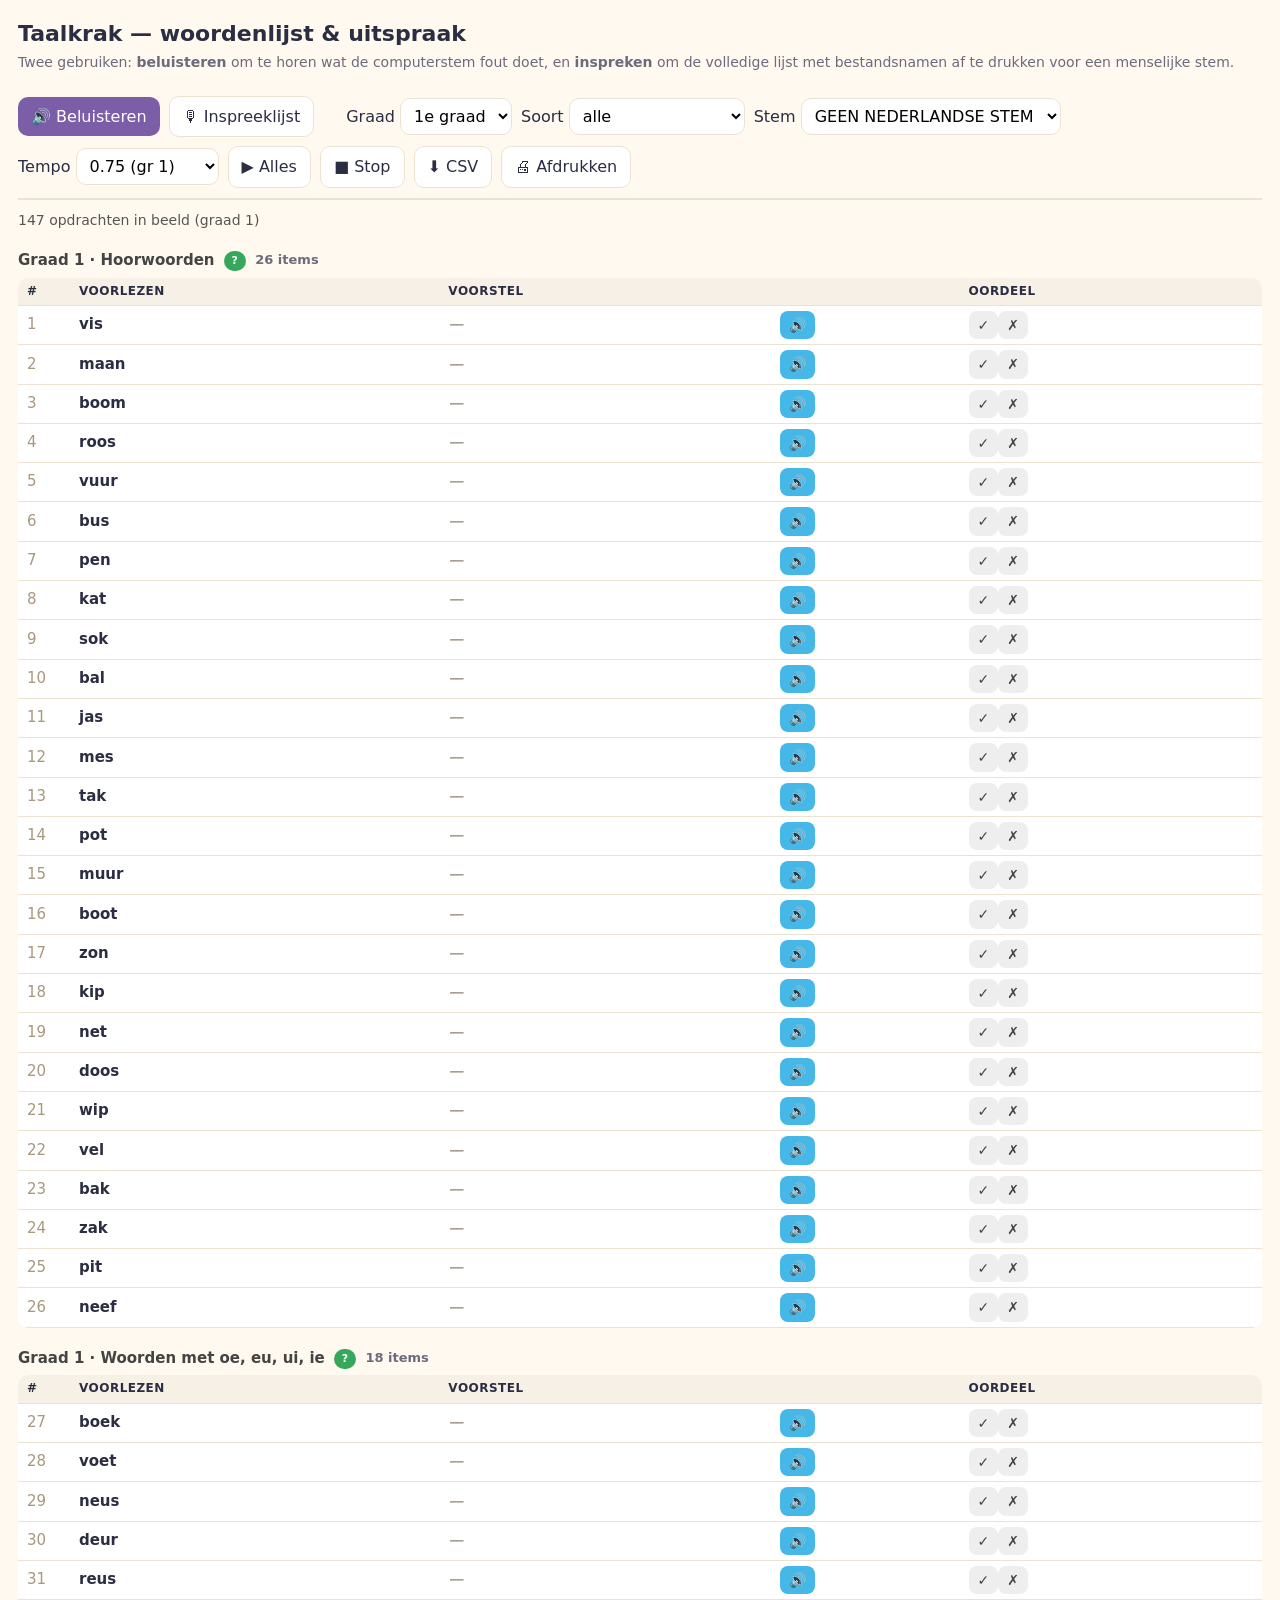
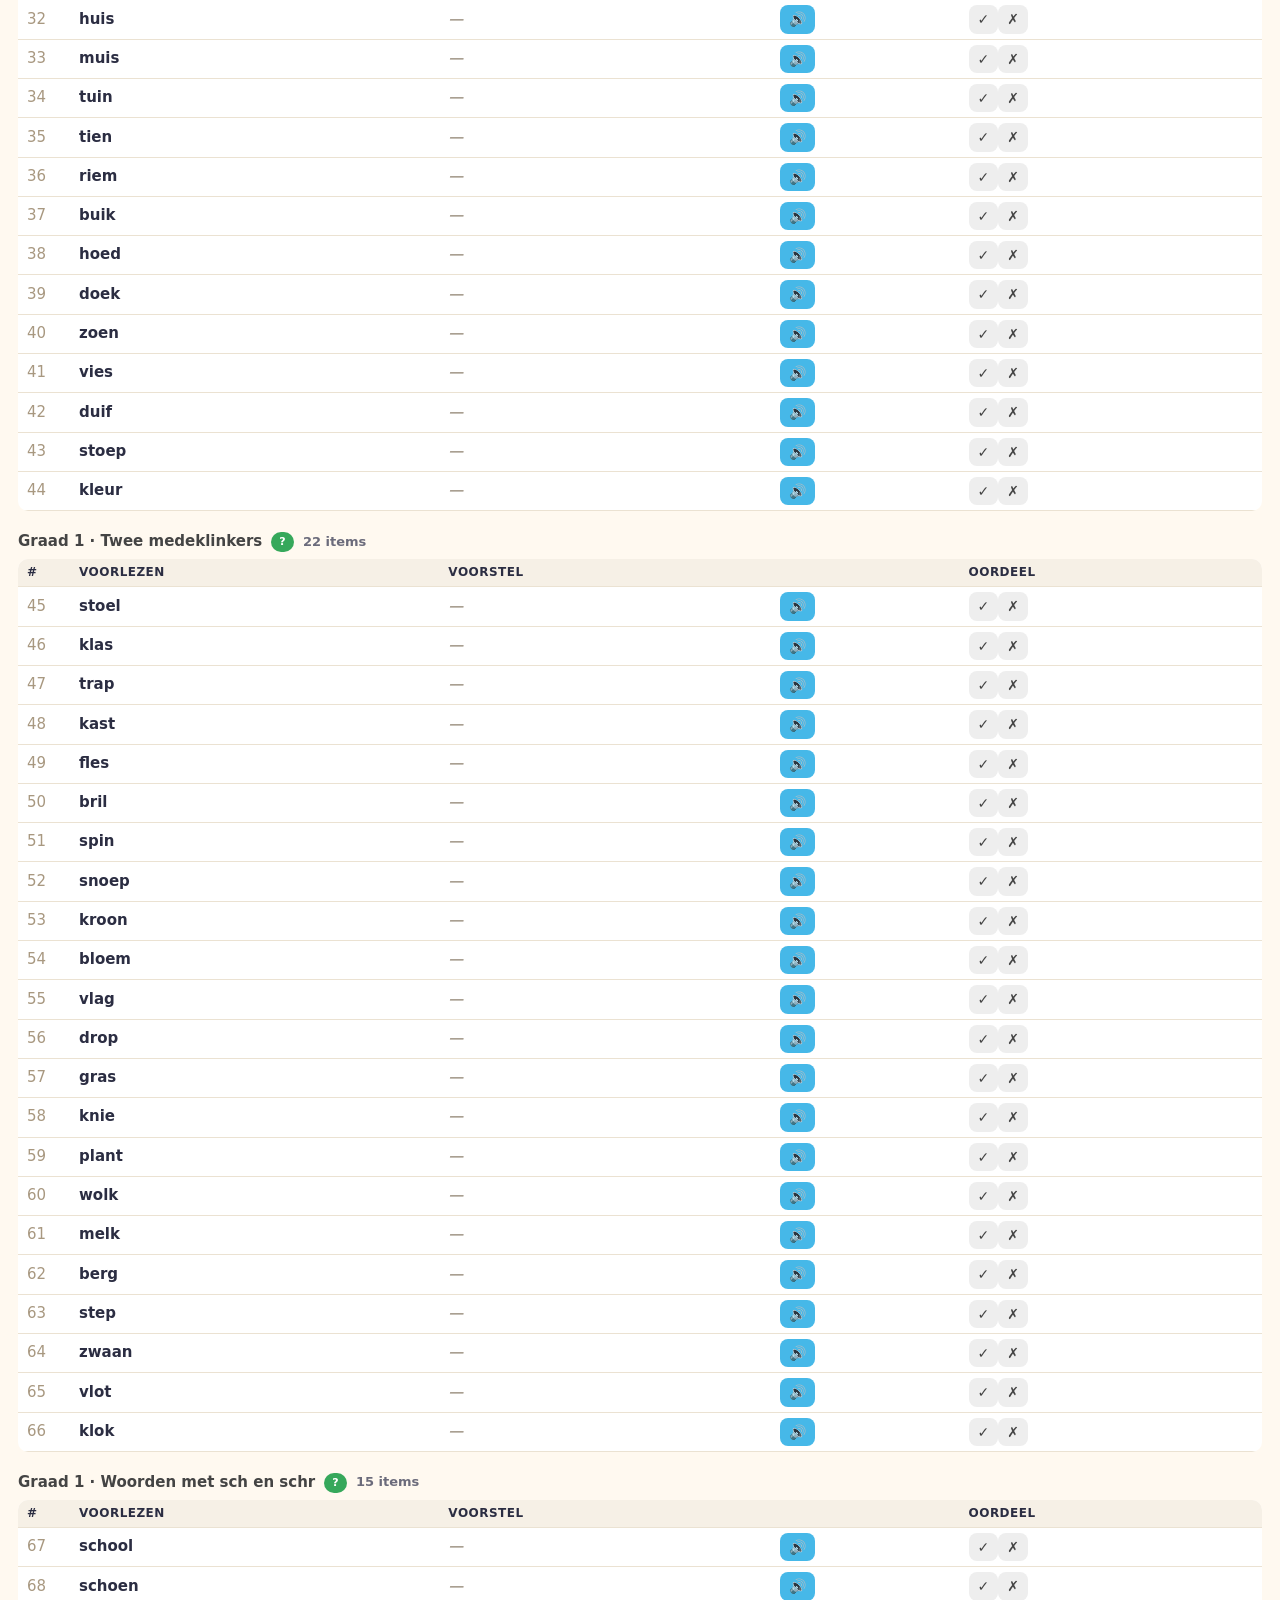
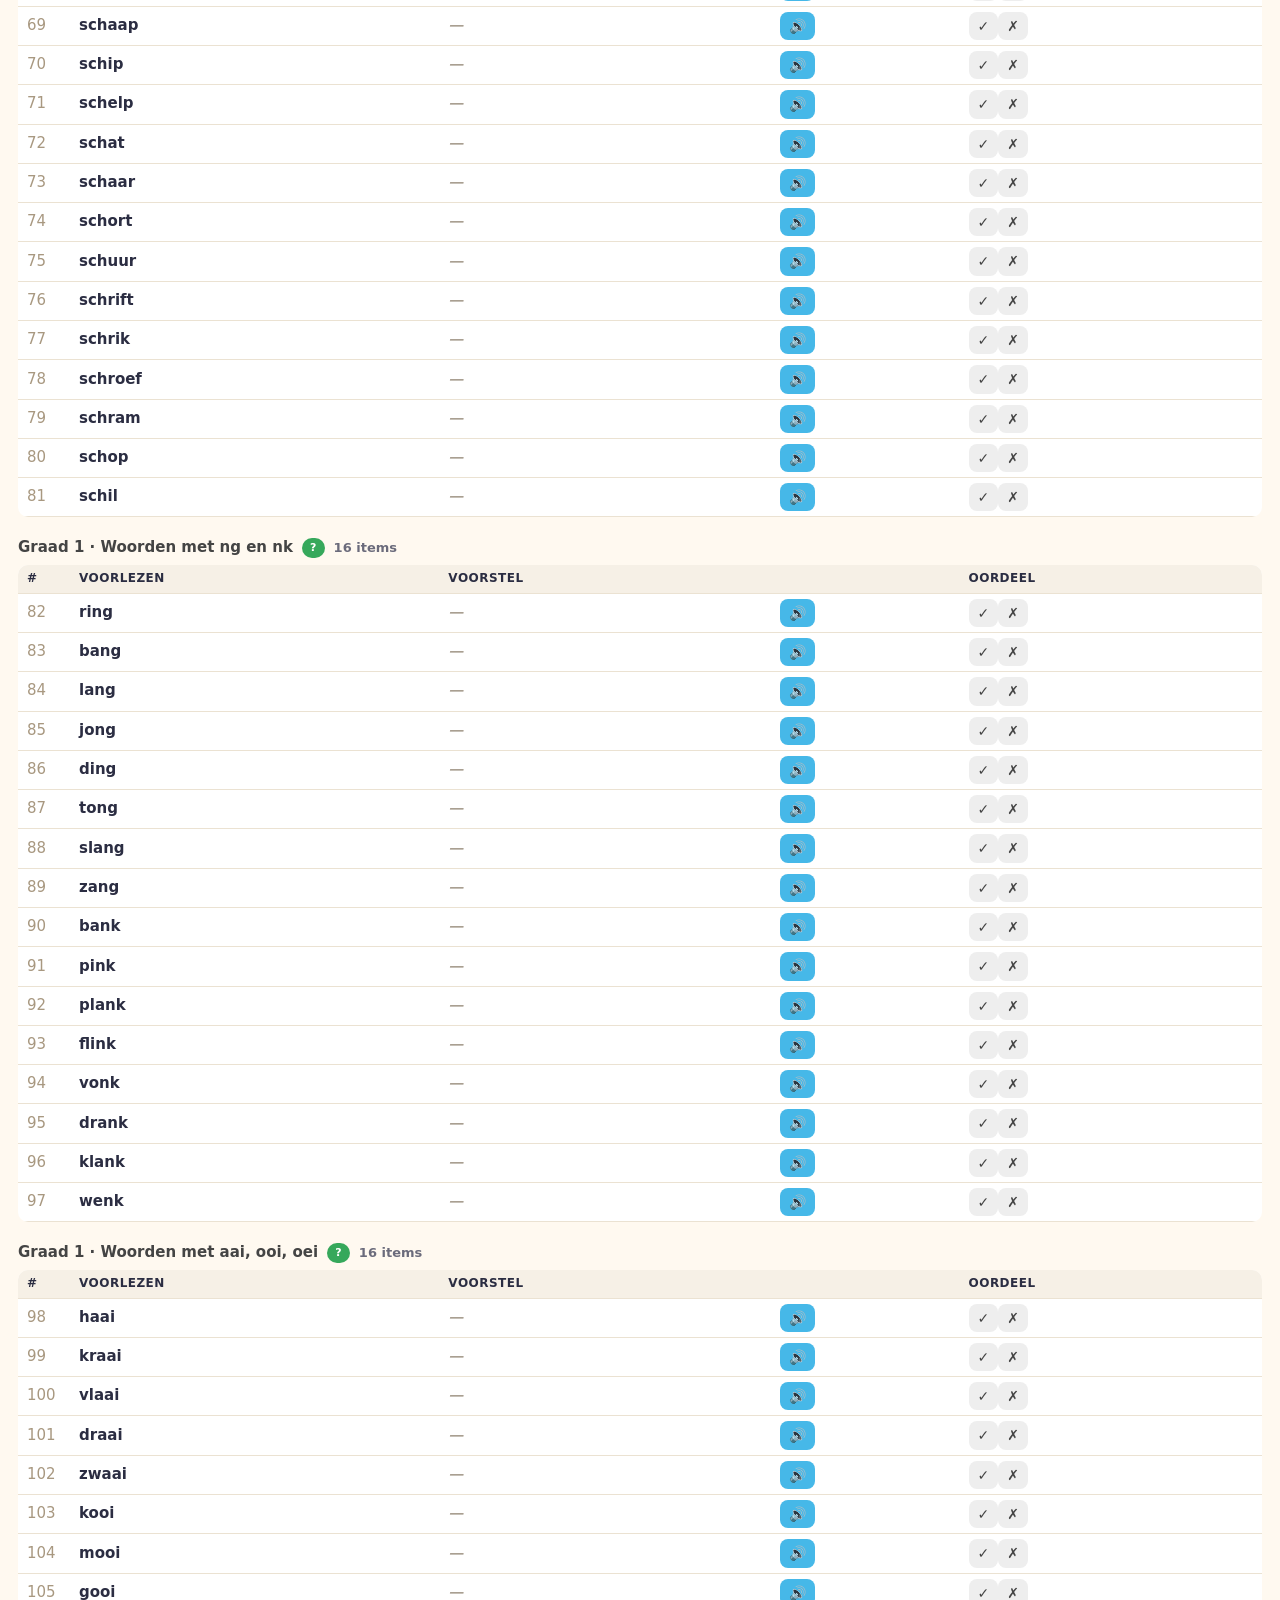
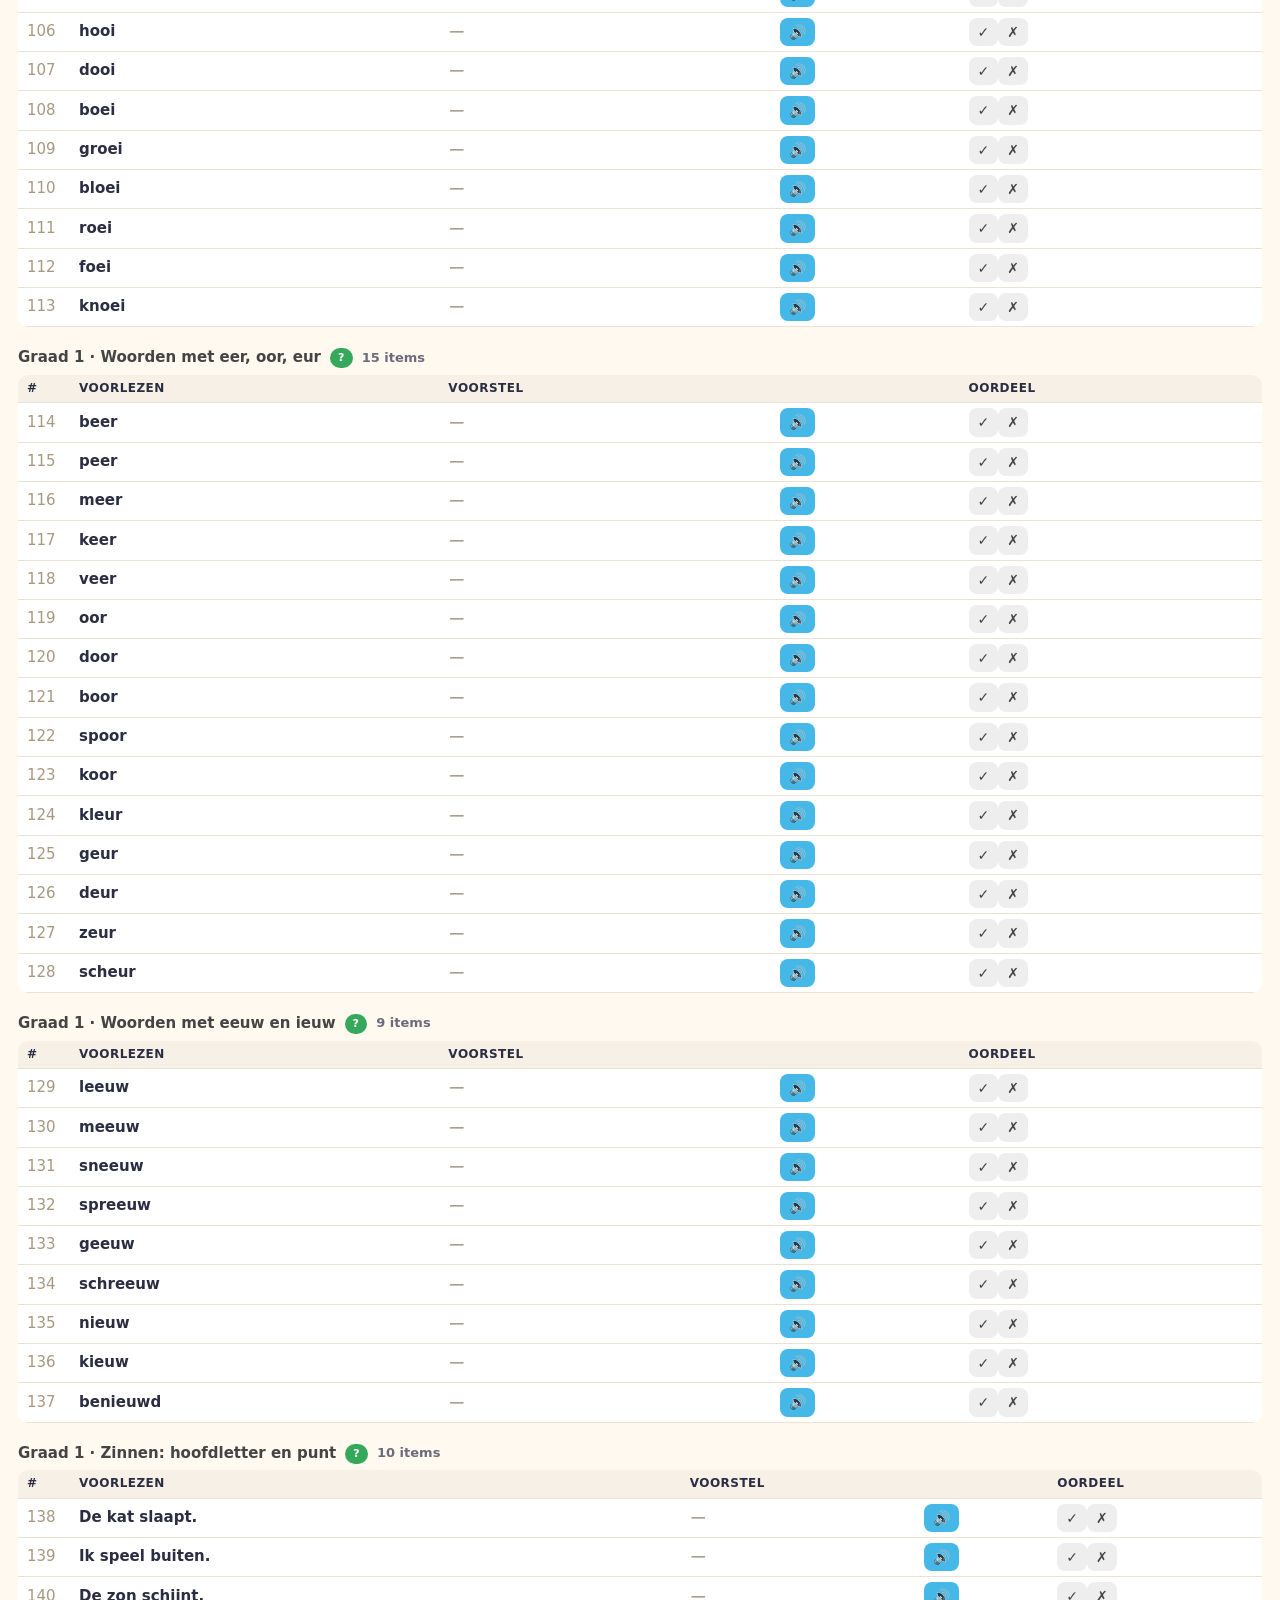
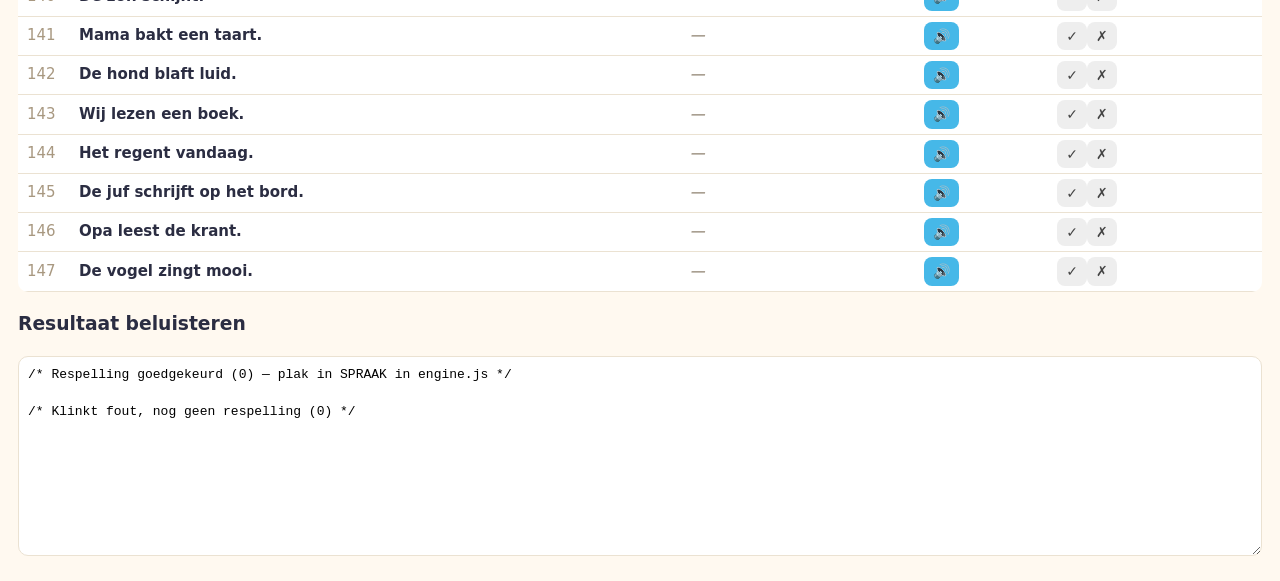
<file: uitspraak-test.html>
<!doctype html>
<html lang="nl">
<head>
<meta charset="utf-8">
<meta name="viewport" content="width=device-width,initial-scale=1">
<meta name="robots" content="noindex">
<title>Taalkrak — woordenlijst & uitspraak</title>
<style>
:root{--ink:#2B2D42;--paper:#FFF9F0;--card:#fff;--sky:#46B8E8;--sky-deep:#2A93C2;
 --grass:#36A85B;--berry:#E5566B;--line:#EBE2D2;--sun:#FFC233;--plum:#7B5EA7}
*{box-sizing:border-box}
body{margin:0;padding:18px;background:var(--paper);color:var(--ink);
 font:16px/1.45 "Segoe UI",system-ui,sans-serif}
h1{margin:0 0 2px;font-size:22px}
.sub{color:#6b6b7b;margin:0 0 14px;font-size:14px}
.bar{position:sticky;top:0;background:var(--paper);padding:10px 0;border-bottom:2px solid var(--line);
 z-index:10;display:flex;gap:9px;flex-wrap:wrap;align-items:center}
button{font:inherit;cursor:pointer;border:none;border-radius:10px;padding:8px 13px;background:var(--sky);color:#fff}
button.ghost{background:#fff;color:var(--ink);border:1px solid var(--line)}
button.small{padding:4px 9px;font-size:14px;border-radius:8px}
button[aria-pressed="true"]{background:var(--plum)}
button:disabled{opacity:.4;cursor:default}
select{font:inherit;padding:7px 9px;border-radius:10px;border:1px solid var(--line);background:#fff}
.theme{margin:20px 0 6px;font-weight:700;font-size:15px;color:#444;display:flex;gap:9px;align-items:center}
.badge{font-size:11px;font-weight:700;padding:2px 8px;border-radius:99px;color:#fff;letter-spacing:.03em}
.b-hoor{background:var(--grass)} .b-regel{background:var(--sky-deep)} .b-onthoud{background:var(--plum)}
table{width:100%;border-collapse:collapse;background:var(--card);border-radius:10px;overflow:hidden;font-size:15px}
td,th{padding:5px 9px;border-bottom:1px solid var(--line);text-align:left;vertical-align:middle}
th{background:#f6f0e6;font-size:12px;text-transform:uppercase;letter-spacing:.04em}
td.n{color:#a89880;width:52px;font-variant-numeric:tabular-nums}
td.w{font-weight:600}
td.f{font:13px ui-monospace,Consolas,monospace;color:#7a6a55}
td.r{color:#7a6a55;font-style:italic}
.mark button{background:#eee;color:#444}
.mark button[data-on="1"]{background:var(--grass);color:#fff}
.mark button.bad[data-on="1"]{background:var(--berry)}
.mark button.resp[data-on="1"]{background:var(--sun);color:#333}
#out{width:100%;height:200px;font:13px/1.4 ui-monospace,Consolas,monospace;
 border:1px solid var(--line);border-radius:10px;padding:9px;background:#fff}
.count{font-size:13px;color:#6b6b7b}
.tot{margin:10px 0;font-size:14px;color:#555}
@media print{
  .bar,.noprint{display:none!important}
  body{background:#fff;padding:0;font-size:12px}
  table{font-size:12px} td,th{padding:3px 6px}
  .theme{page-break-after:avoid}
}
</style>
</head>
<body>

<h1>Taalkrak — woordenlijst &amp; uitspraak</h1>
<p class="sub">Twee gebruiken: <b>beluisteren</b> om te horen wat de computerstem fout doet, en
<b>inspreken</b> om de volledige lijst met bestandsnamen af te drukken voor een menselijke stem.</p>

<div class="bar noprint">
  <button id="modeL" aria-pressed="true">🔊 Beluisteren</button>
  <button id="modeR" class="ghost" aria-pressed="false">🎙 Inspreeklijst</button>
  <span style="width:14px"></span>
  <label>Graad <select id="graad">
    <option value="1">1e graad</option><option value="2">2e graad</option>
    <option value="3">3e graad</option><option value="0">alle</option>
  </select></label>
  <label>Soort <select id="type">
    <option value="">alle</option><option value="hoor">hoorwoorden</option>
    <option value="regel">regelwoorden</option><option value="onthoud">onthoudwoorden</option>
  </select></label>
  <label id="wVoice">Stem <select id="voice"></select></label>
  <label id="wRate">Tempo <select id="rate">
    <option value="0.75">0.75 (gr 1)</option><option value="0.84">0.84 (gr 2)</option>
    <option value="0.92">0.92 (gr 3)</option><option value="0.60">0.60 (trager)</option>
  </select></label>
  <button id="playAll" class="ghost">▶ Alles</button>
  <button id="stop" class="ghost">■ Stop</button>
  <button id="csv" class="ghost">⬇ CSV</button>
  <button id="print" class="ghost">🖨 Afdrukken</button>
  <span class="count" id="count"></span>
</div>

<p class="tot" id="tot"></p>
<div id="list"></div>

<div class="noprint">
  <h3>Resultaat beluisteren</h3>
  <textarea id="out" readonly></textarea>
</div>

<script src="engine.js"></script>
<script>
/* Kandidaat-respellingen: fonetisch, zodat de computerstem het Vlaams juist zegt.
   Het kind schrijft nog steeds de echte spelling. */
var KANDIDAAT={
 "bureau":"buroo","chauffeur":"sjoffeur","douche":"doesj","etage":"eetaazje","garage":"garaazje",
 "horloge":"horloozje","machine":"masjiene","restaurant":"restorant","weekend":"wiekend","baby":"beebie",
 "pyjama":"pizjaama","shampoo":"sjampoo","niveau":"nivoo","journaal":"zjoernaal","cabine":"kabiene",
 "cadeau":"kadoo","circus":"sirkus","citroen":"sitroen","precies":"presies","centrum":"sentrum",
 "succes":"sukses","medicijn":"medisijn","computer":"kompjoeter","chocolade":"sjokolade",
 "december":"deesember","concert":"konsert","cijfer":"seifer","politie":"polietsie","vakantie":"vakantsie",
 "informatie":"informaatsie","actie":"aktsie","reactie":"reaktsie","emotie":"emootsie","logisch":"logies",
 "elektrisch":"elektries","fantastisch":"fantasties","praktisch":"prakties","bagage":"bagaazje",
 "etalage":"eetalaazje","spionage":"spionaazje","jury":"zjurie","genie":"zjenie","champignon":"sjampinjon",
 "quiche":"kiesj","enquête":"ankwète","chique":"sjiek","mayonaise":"majonèze","route":"roete",
 "medaille":"medalje","patrouille":"patroelje","limousine":"limoezine","coupé":"koepee","canapé":"kanapee",
 "yoghurt":"joghurt","hyena":"hiejena","cyclus":"siklus","mythe":"miete","gymnastiek":"gimnastiek"
};

var TYPEN={hoor:"hoorwoord",regel:"regelwoord",onthoud:"onthoudwoord"};
var voices=[],chosen=null,stopped=false,mode="listen",marks={};

/* ---------- data ---------- */
function splitLid(w){
  var m=String(w).match(/^(de|het|een)\s+(.+)$/i);
  return m?{tts:w,answer:m[2]}:{tts:w,answer:w};
}
function slug(w){
  return w.toLowerCase()
    .replace(/[àáâä]/g,"a").replace(/[èéêë]/g,"e").replace(/[ìíîï]/g,"i")
    .replace(/[òóôö]/g,"o").replace(/[ùúûü]/g,"u").replace(/ç/g,"c").replace(/ñ/g,"n")
    .replace(/['’]/g,"").replace(/[^a-z0-9]+/g,"-").replace(/^-|-$/g,"");
}
function rowsFor(g,type){
  var out=[],seen={};
  (g?[g]:[1,2,3]).forEach(function(gr){
    TK.themesFor(gr).forEach(function(t){
      if(type && t.type!==type) return;
      var items=[];
      (t.words||[]).forEach(function(w){
        var pw=TK.parseWord(w,t.alts), L=splitLid(pw.word);
        items.push({tts:L.tts,answer:L.answer});
      });
      (t.items||[]).forEach(function(it){
        var s = it.z ? it.z.replace("___",it.a).replace(/ \./g,".") : it.a;
        items.push({tts:s,answer:s,zin:true});
      });
      items.forEach(function(o){
        var base=slug(o.answer), f=base, i=2;
        while(seen[f]) f=base+"-"+(i++);
        seen[f]=1; o.file=f; o.graad=gr; o.theme=t;
      });
      if(items.length) out.push({theme:t,graad:gr,items:items});
    });
  });
  return out;
}

/* ---------- stem ---------- */
function loadVoices(){
  voices=(speechSynthesis.getVoices()||[]).filter(function(v){
    return (v.lang||"").toLowerCase().slice(0,2)==="nl"; });
  var s=document.getElementById("voice"); s.innerHTML="";
  if(!voices.length){ s.innerHTML="<option>GEEN NEDERLANDSE STEM</option>"; return; }
  voices.sort(function(a,b){
    return ((a.lang||"").toLowerCase()==="nl-be"?0:1)-((b.lang||"").toLowerCase()==="nl-be"?0:1); });
  voices.forEach(function(v,i){
    var o=document.createElement("option"); o.value=i; o.textContent=v.lang+" — "+v.name; s.appendChild(o); });
  chosen=voices[0];
  s.onchange=function(){ chosen=voices[+s.value]; };
}
loadVoices(); speechSynthesis.onvoiceschanged=loadVoices;

function say(text){
  return new Promise(function(res){
    if(!chosen){ res(); return; }
    speechSynthesis.cancel();
    setTimeout(function(){
      var u=new SpeechSynthesisUtterance(/[.!?]$/.test(text)?text:text+".");
      u.voice=chosen; u.lang=chosen.lang;
      u.rate=parseFloat(document.getElementById("rate").value);
      u.onend=res; u.onerror=res; speechSynthesis.speak(u);
    },70);
  });
}

/* ---------- render ---------- */
function render(){
  var g=+document.getElementById("graad").value;
  var ty=document.getElementById("type").value;
  var groups=rowsFor(g,ty), host=document.getElementById("list");
  host.innerHTML=""; var n=0;

  groups.forEach(function(grp){
    var h=document.createElement("div"); h.className="theme";
    var b=document.createElement("span");
    b.className="badge b-"+(grp.theme.type||"hoor");
    b.textContent=(TYPEN[grp.theme.type]||"?");
    h.appendChild(document.createTextNode("Graad "+grp.graad+" · "+grp.theme.label+" "));
    h.appendChild(b);
    var c=document.createElement("span"); c.className="count";
    c.textContent=grp.items.length+" items"; h.appendChild(c);
    host.appendChild(h);

    var tb=document.createElement("table");
    tb.innerHTML = mode==="rec"
      ? "<tr><th>#</th><th>voorlezen</th><th>kind schrijft</th><th>bestandsnaam</th></tr>"
      : "<tr><th>#</th><th>voorlezen</th><th>voorstel</th><th></th><th>oordeel</th></tr>";

    grp.items.forEach(function(o){
      n++;
      var tr=document.createElement("tr");
      var td0=document.createElement("td"); td0.className="n"; td0.textContent=n;
      var td1=document.createElement("td"); td1.className="w"; td1.textContent=o.tts;
      tr.appendChild(td0); tr.appendChild(td1);

      if(mode==="rec"){
        var td2=document.createElement("td"); td2.textContent=o.answer;
        var td3=document.createElement("td"); td3.className="f"; td3.textContent=o.file+".mp3";
        tr.appendChild(td2); tr.appendChild(td3);
      } else {
        var resp=KANDIDAAT[o.answer.toLowerCase()]||null;
        var td2b=document.createElement("td"); td2b.className="r"; td2b.textContent=resp||"—";
        var td3b=document.createElement("td");
        var p=document.createElement("button"); p.className="small"; p.textContent="🔊";
        p.onclick=function(){ say(o.tts); }; td3b.appendChild(p);
        if(resp){
          var p2=document.createElement("button"); p2.className="small ghost"; p2.textContent="🔊 voorstel";
          p2.style.marginLeft="5px"; p2.onclick=function(){ say(resp); }; td3b.appendChild(p2);
        }
        var td4=document.createElement("td");
        var box=document.createElement("div"); box.className="mark";
        [["goed","✓",""],["fout","✗","bad"],["resp","★","resp"]].forEach(function(m){
          if(m[0]==="resp"&&!resp) return;
          var bt=document.createElement("button"); bt.className="small "+m[2]; bt.textContent=m[1];
          if(marks[o.answer]===m[0]) bt.dataset.on="1";
          bt.onclick=function(){
            marks[o.answer]=(marks[o.answer]===m[0])?null:m[0]; render(); dump(); };
          box.appendChild(bt);
        });
        td4.appendChild(box);
        tr.appendChild(td2b); tr.appendChild(td3b); tr.appendChild(td4);
      }
      tb.appendChild(tr);
    });
    host.appendChild(tb);
  });

  document.getElementById("tot").textContent =
    n+" opdrachten in beeld"+(g?" (graad "+g+")":" (alle graden)")+(ty?" · alleen "+TYPEN[ty]+"en":"");
  document.getElementById("count").textContent="";
  ["wVoice","wRate","playAll","stop"].forEach(function(id){
    document.getElementById(id).style.display = mode==="rec" ? "none":"";
  });
  document.getElementById("out").parentNode.style.display = mode==="rec" ? "none":"";
}

/* ---------- afspelen ---------- */
async function playAll(){
  stopped=false;
  var g=+document.getElementById("graad").value, ty=document.getElementById("type").value;
  var all=[]; rowsFor(g,ty).forEach(function(gr){ gr.items.forEach(function(o){ all.push(o); }); });
  document.getElementById("playAll").disabled=true;
  for(var i=0;i<all.length;i++){
    if(stopped) break;
    document.getElementById("count").textContent=(i+1)+" / "+all.length+" — "+all[i].tts;
    await say(all[i].tts);
    await new Promise(function(r){ setTimeout(r,200); });
  }
  document.getElementById("playAll").disabled=false;
}

/* ---------- export ---------- */
function dump(){
  var fout=[],resp=[];
  Object.keys(marks).forEach(function(w){
    if(marks[w]==="fout") fout.push(w);
    if(marks[w]==="resp") resp.push([w,KANDIDAAT[w.toLowerCase()]]);
  });
  var s="/* Respelling goedgekeurd ("+resp.length+") — plak in SPRAAK in engine.js */\n";
  resp.forEach(function(p){ s+='  "'+p[0]+'":"'+p[1]+'",\n'; });
  s+="\n/* Klinkt fout, nog geen respelling ("+fout.length+") */\n";
  fout.forEach(function(w){ s+='  "'+w+'":"",\n'; });
  document.getElementById("out").value=s;
}
function csv(){
  var g=+document.getElementById("graad").value, ty=document.getElementById("type").value;
  var rows=[["nr","graad","thema","soort","voorlezen","kind_schrijft","bestandsnaam"]], n=0;
  rowsFor(g,ty).forEach(function(gr){
    gr.items.forEach(function(o){
      n++;
      rows.push([n,gr.graad,gr.theme.label,TYPEN[gr.theme.type]||"",o.tts,o.answer,o.file+".mp3"]);
    });
  });
  var body=rows.map(function(r){
    return r.map(function(c){ return '"'+String(c).replace(/"/g,'""')+'"'; }).join(";");
  }).join("\r\n");
  var blob=new Blob(["﻿"+body],{type:"text/csv;charset=utf-8"});
  var a=document.createElement("a");
  a.href=URL.createObjectURL(blob);
  a.download="taalkrak-inspreeklijst"+(g?"-graad"+g:"")+(ty?"-"+ty:"")+".csv";
  a.click(); URL.revokeObjectURL(a.href);
}

/* ---------- events ---------- */
function setMode(m){
  mode=m;
  document.getElementById("modeL").setAttribute("aria-pressed",m==="listen");
  document.getElementById("modeR").setAttribute("aria-pressed",m==="rec");
  document.getElementById("modeL").className = m==="listen"?"":"ghost";
  document.getElementById("modeR").className = m==="rec"?"":"ghost";
  render();
}
document.getElementById("modeL").onclick=function(){ setMode("listen"); };
document.getElementById("modeR").onclick=function(){ setMode("rec"); };
document.getElementById("graad").onchange=render;
document.getElementById("type").onchange=render;
document.getElementById("playAll").onclick=playAll;
document.getElementById("stop").onclick=function(){ stopped=true; speechSynthesis.cancel(); };
document.getElementById("csv").onclick=csv;
document.getElementById("print").onclick=function(){ window.print(); };

render(); dump();
</script>
</body>
</html>
</file>
<file: taalkrak.css>
:root{
    --ink:#2B2D42;
    --ink-soft:#5A5C73;
    --paper:#FFF9F0;
    --card:#FFFFFF;
    --sun:#FFC233;
    --sun-deep:#F2A20C;
    --grass:#36A85B;
    --grass-deep:#268043;
    --berry:#E5566B;
    --berry-deep:#C73B52;
    --sky:#46B8E8;
    --sky-deep:#2A93C2;
    --plum:#7B5EA7;
    --line:#EBE2D2;
    --shadow:0 14px 30px rgba(43,45,66,.12), 0 3px 8px rgba(43,45,66,.08);
    --shadow-sm:0 4px 12px rgba(43,45,66,.10);
    --round:22px;
    --font:ui-rounded,"SF Pro Rounded","Hiragino Maru Gothic ProN","Baloo 2",Nunito,"Segoe UI",Roboto,system-ui,-apple-system,sans-serif;
  }
  *{box-sizing:border-box}
  html,body{margin:0;padding:0}
  body{
    font-family:var(--font);
    color:var(--ink);
    background:
      radial-gradient(120% 80% at 50% -10%, #FFF7E6 0%, var(--paper) 55%) fixed;
    min-height:100dvh;
    -webkit-font-smoothing:antialiased;
    text-rendering:optimizeLegibility;
  }
  button{font-family:inherit;cursor:pointer;border:none;background:none;color:inherit}
  :focus-visible{outline:3px solid var(--sky);outline-offset:3px;border-radius:8px}
  .hidden{display:none !important}

  /* ===================== GENERATOR ===================== */
  .gen{max-width:920px;margin:0 auto;padding:28px 18px 60px}
  .gen__head{display:flex;align-items:center;gap:14px;margin:6px 2px 22px}
  .logo{width:54px;height:54px;border-radius:16px;flex:none;
    background:linear-gradient(150deg,var(--sun),var(--sun-deep));
    box-shadow:var(--shadow-sm);position:relative}
  .gen__title{font-size:clamp(22px,4.4vw,30px);font-weight:800;letter-spacing:-.02em;line-height:1.05;margin:0}
  .gen__sub{margin:3px 0 0;color:var(--ink-soft);font-size:14.5px;font-weight:600}

  .layout{display:grid;grid-template-columns:1fr;gap:18px}
  @media(min-width:760px){.layout{grid-template-columns:1.15fr .85fr;align-items:start}}

  .panel{background:var(--card);border:1px solid var(--line);border-radius:var(--round);
    box-shadow:var(--shadow);padding:18px 18px 20px}
  .block{padding:14px 2px;border-top:1px dashed var(--line)}
  .block:first-child{border-top:none;padding-top:4px}
  .block__label{display:flex;align-items:baseline;gap:8px;margin:0 0 11px;font-weight:800;font-size:15.5px}
  .block__hint{font-weight:600;color:var(--ink-soft);font-size:12.5px}

  .chips{display:flex;flex-wrap:wrap;gap:9px}
  .chip{padding:11px 0;min-width:50px;text-align:center;border-radius:14px;font-weight:800;font-size:16px;
    background:#F6EFE2;color:var(--ink);border:2px solid transparent;transition:transform .08s, background .15s, color .15s, border-color .15s;flex:1 1 auto}
  .chip:active{transform:scale(.94)}
  .chip[aria-pressed="true"]{background:var(--sky);color:#fff;border-color:var(--sky-deep);box-shadow:var(--shadow-sm)}
  .chip--wide{padding-left:16px;padding-right:16px;font-size:14px;flex:0 0 auto;min-width:auto}
  .tinybtns{display:flex;gap:8px;margin-top:10px}
  .tinybtn{padding:8px 14px;border-radius:11px;background:#F0E8D8;font-weight:700;font-size:13px;color:var(--ink-soft)}
  .tinybtn:active{transform:scale(.95)}

  .forms{display:grid;gap:10px}
  .form-opt{display:flex;align-items:center;gap:13px;padding:12px 14px;border-radius:16px;
    background:#F8F2E7;border:2px solid transparent;transition:background .15s,border-color .15s;text-align:left;width:100%}
  .form-opt[aria-pressed="true"]{background:#EAF7EE;border-color:var(--grass)}
  .form-opt__demo{flex:none;font-weight:800;font-size:15px;letter-spacing:.3px;
    background:#fff;border:1.5px solid var(--line);border-radius:11px;padding:8px 10px;min-width:118px;text-align:center}
  .form-opt[aria-pressed="true"] .form-opt__demo{border-color:var(--grass)}
  .form-opt__txt{display:flex;flex-direction:column;gap:1px}
  .form-opt__txt b{font-size:14.5px}
  .form-opt__txt span{font-size:12.5px;color:var(--ink-soft);font-weight:600}
  .form-opt__tick{margin-left:auto;width:24px;height:24px;border-radius:50%;flex:none;
    border:2px solid var(--line);display:grid;place-items:center;color:#fff;font-size:14px;font-weight:900}
  .form-opt[aria-pressed="true"] .form-opt__tick{background:var(--grass);border-color:var(--grass)}
  .blank{color:var(--berry)}

  /* ---- output / QR ---- */
  .out{position:sticky;top:16px}
  .qrcard{background:var(--card);border:1px solid var(--line);border-radius:var(--round);box-shadow:var(--shadow);
    padding:20px;text-align:center}
  .qrwrap{width:226px;height:226px;margin:4px auto 4px;border-radius:18px;background:#fff;
    display:grid;place-items:center;padding:12px;border:1px solid var(--line)}
  .qrwrap svg{width:100%;height:100%;display:block}
  .qrcard__cap{font-weight:700;color:var(--ink-soft);font-size:13px;margin:8px 0 2px}
  .summary{display:flex;flex-wrap:wrap;gap:6px;justify-content:center;margin:10px 0 4px}
  .pill{background:#F2EADB;border-radius:999px;padding:5px 11px;font-size:12px;font-weight:700;color:var(--ink-soft)}
  .linkrow{display:flex;gap:8px;margin-top:14px}
  .linkrow input{flex:1;min-width:0;border:1.5px solid var(--line);border-radius:12px;padding:11px 12px;
    font:inherit;font-size:12.5px;font-weight:600;color:var(--ink-soft);background:#FBF6EC}
  .btn{border-radius:13px;font-weight:800;font-size:14.5px;padding:12px 16px;box-shadow:var(--shadow-sm);
    transition:transform .08s,filter .15s}
  .btn:active{transform:translateY(1px) scale(.99)}
  .btn--sun{background:linear-gradient(160deg,var(--sun),var(--sun-deep));color:#3a2c00}
  .btn--ghost{background:#F0E8D8;color:var(--ink)}
  .btn--grass{background:linear-gradient(160deg,#41bd68,var(--grass-deep));color:#fff}
  .btn--block{width:100%;margin-top:10px;display:flex;align-items:center;justify-content:center;gap:8px}
  .note{font-size:11.5px;color:var(--ink-soft);font-weight:600;line-height:1.5;margin:14px 2px 0;text-align:left}
  .note b{color:var(--ink)}
  .copied{color:var(--grass-deep) !important;font-weight:800}

  /* ===================== SPELER ===================== */
  .play{min-height:100dvh;display:flex;flex-direction:column;position:relative;z-index:1}
  .play__top{display:flex;align-items:center;gap:12px;padding:16px 18px;max-width:680px;width:100%;margin:0 auto}
  .stars{display:flex;align-items:center;gap:7px;font-weight:800;font-size:18px}
  .stars .s{color:var(--sun);font-size:20px;filter:drop-shadow(0 2px 2px rgba(242,162,12,.35))}
  .prog{flex:1;height:12px;border-radius:999px;background:#EFE6D6;overflow:hidden;box-shadow:inset 0 1px 3px rgba(0,0,0,.06)}
  .prog__fill{height:100%;width:0;border-radius:999px;background:linear-gradient(90deg,var(--sky),var(--sky-deep));transition:width .35s ease}
  .iconbtn{width:42px;height:42px;border-radius:13px;background:var(--card);box-shadow:var(--shadow-sm);
    display:grid;place-items:center;font-size:19px;flex:none;border:1px solid var(--line)}
  .iconbtn:active{transform:scale(.93)}

  .stage{flex:1;display:flex;flex-direction:column;align-items:center;justify-content:center;
    gap:26px;padding:8px 18px 22px;max-width:680px;width:100%;margin:0 auto}

  .shake{animation:shake .42s}
  @keyframes shake{10%,90%{transform:translateX(-2px)}20%,80%{transform:translateX(4px)}30%,50%,70%{transform:translateX(-7px)}40%,60%{transform:translateX(7px)}}

  /* multiple choice */
  .choices{display:grid;grid-template-columns:repeat(2,1fr);gap:13px;width:min(86vw,380px)}
  .choice{min-height:70px;border-radius:20px;background:#fff;border:2px solid var(--line);box-shadow:var(--shadow-sm);
    font-size:26px;font-weight:800;transition:transform .07s;padding:8px 12px}
  .choice:active{transform:scale(.96)}
  .choice.good{background:#EAF7EE;border-color:var(--grass);color:var(--grass-deep)}
  .choice.bad{background:#FDEDEF;border-color:var(--berry);color:var(--berry-deep)}

  /* feedback splash */
  .splash{position:fixed;inset:0;z-index:40;display:grid;place-items:center;pointer-events:none;opacity:0;transition:opacity .2s}
  .splash.show{opacity:1}
  .splash__card{background:var(--card);border-radius:28px;box-shadow:var(--shadow);padding:26px 34px;text-align:center;
    transform:scale(.8);transition:transform .25s cubic-bezier(.2,1.4,.4,1)}
  .splash.show .splash__card{transform:scale(1)}
  .splash__emo{font-size:64px;line-height:1}
  .splash__txt{font-size:26px;font-weight:800;margin-top:6px}
  .splash__hint{font-size:17px;font-weight:700;color:var(--ink-soft);margin-top:4px}

  /* timer glow (laatste 5 sec) */
  #glow{position:fixed;inset:0;z-index:30;pointer-events:none;opacity:0;
    background:radial-gradient(120% 95% at 50% 118%, var(--glowc,#FFD27A) 0%, transparent 70%)}

  /* results */
  .results{flex:1;display:flex;flex-direction:column;align-items:center;justify-content:center;gap:18px;
    text-align:center;padding:30px 22px;max-width:560px;margin:0 auto}
  .medal{font-size:96px;line-height:1;filter:drop-shadow(0 8px 14px rgba(242,162,12,.3));animation:pop .5s cubic-bezier(.2,1.5,.4,1)}
  @keyframes pop{from{transform:scale(.4);opacity:0}to{transform:scale(1);opacity:1}}
  .results h2{font-size:30px;font-weight:800;margin:0;letter-spacing:-.02em}
  .results .score{font-size:20px;font-weight:800;color:var(--grass-deep)}
  .results p{margin:0;color:var(--ink-soft);font-weight:600;font-size:15px}
  .results__btns{display:flex;gap:12px;flex-wrap:wrap;justify-content:center;margin-top:6px}
  .breakdown{display:flex;gap:10px;flex-wrap:wrap;justify-content:center;margin-top:4px}
  .bd{background:var(--card);border:1px solid var(--line);border-radius:14px;padding:10px 16px;box-shadow:var(--shadow-sm)}
  .bd b{display:block;font-size:24px}
  .bd span{font-size:12px;font-weight:700;color:var(--ink-soft)}

  canvas#confetti{position:fixed;inset:0;z-index:35;pointer-events:none}

  /* ----- klasmodus: samen oefenen ----- */
  .classbar{display:flex;flex-direction:column;align-items:center;gap:16px;width:min(90vw,540px)}
  .handprompt{display:flex;align-items:center;gap:10px;font-weight:800;font-size:18px;color:var(--plum);
    background:#F3EEFA;border-radius:999px;padding:11px 22px;text-align:center}
  .handprompt .wave{font-size:25px;display:inline-block;animation:wave 1.7s ease-in-out infinite;transform-origin:70% 80%}
  @keyframes wave{0%,55%,100%{transform:rotate(0)}10%,30%{transform:rotate(16deg)}20%{transform:rotate(-9deg)}}
  .classctrls{display:flex;gap:12px;width:100%}
  .bigbtn{flex:1;border-radius:18px;font-weight:800;font-size:19px;padding:18px 16px;box-shadow:var(--shadow-sm);
    display:flex;align-items:center;justify-content:center;gap:8px;transition:transform .08s,filter .15s}
  .bigbtn:active{transform:translateY(2px) scale(.99)}
  .bigbtn--rev{background:linear-gradient(160deg,var(--sun),var(--sun-deep));color:#3a2c00}
  .bigbtn--next{background:linear-gradient(160deg,#41bd68,var(--grass-deep));color:#fff}
  .somcount{font-weight:800;font-size:15px;color:var(--ink-soft)}
  .reveal{animation:revealpop .42s cubic-bezier(.2,1.5,.4,1)}
  @keyframes revealpop{from{transform:scale(.5);opacity:.3}to{transform:scale(1);opacity:1}}

  @media (prefers-reduced-motion: reduce){
    *{animation-duration:.001ms !important;animation-iteration-count:1 !important;transition-duration:.06s !important}
  }

/* ---------- welkomscherm ---------- */
.home{max-width:520px;margin:0 auto;min-height:100dvh;display:flex;flex-direction:column;align-items:center;
  justify-content:center;gap:22px;padding:34px 22px;text-align:center}
.home__logo{width:88px;height:88px;border-radius:26px;flex:none;
  background:linear-gradient(150deg,var(--sun),var(--sun-deep));box-shadow:var(--shadow);position:relative}
.home__title{font-size:clamp(32px,9vw,44px);font-weight:800;letter-spacing:-.03em;margin:0;line-height:1}
.home__sub{margin:-10px 0 6px;color:var(--ink-soft);font-weight:700;font-size:15.5px}
.home__cards{display:flex;flex-direction:column;gap:15px;width:100%}
.bigcard{display:flex;align-items:center;gap:15px;text-align:left;width:100%;padding:20px 20px;border-radius:24px;
  background:var(--card);border:1px solid var(--line);box-shadow:var(--shadow);transition:transform .1s}
.bigcard:active{transform:translateY(2px) scale(.99)}
.bigcard__ic{width:60px;height:60px;border-radius:18px;flex:none;display:grid;place-items:center;font-size:30px}
.bigcard--self .bigcard__ic{background:#EAF7EE}
.bigcard--scan .bigcard__ic{background:#E9F4FB}
.bigcard__tx b{display:block;font-size:19px;font-weight:800;line-height:1.15}
.bigcard__tx span{display:block;font-size:13px;color:var(--ink-soft);font-weight:600;margin-top:2px}

/* ---------- setup (zelf oefenen) ---------- */
.setup{max-width:560px;margin:0 auto;padding:18px 18px 46px}
.setup__head{display:flex;align-items:center;gap:12px;margin:4px 0 14px}
.backbtn{width:46px;height:46px;border-radius:14px;background:var(--card);border:1px solid var(--line);
  box-shadow:var(--shadow-sm);font-size:22px;display:grid;place-items:center;flex:none}
.backbtn:active{transform:scale(.93)}
.setup__title{font-size:23px;font-weight:800;margin:0;letter-spacing:-.02em}

/* ---------- QR-scanner ---------- */
.scan{position:fixed;inset:0;z-index:60;background:#10131A;overflow:hidden}
.scan__video{position:absolute;inset:0;width:100%;height:100%;object-fit:cover}
.scan__overlay{position:absolute;inset:0;display:flex;flex-direction:column;align-items:center;justify-content:center;
  background:radial-gradient(closest-side at 50% 46%, transparent 38%, rgba(0,0,0,.6) 76%)}
.scan__frame{width:min(70vw,268px);aspect-ratio:1;position:relative}
.scan__frame::before,.scan__frame::after,.scan__corner2::before,.scan__corner2::after{
  content:"";position:absolute;width:48px;height:48px;border:5px solid #fff}
.scan__frame::before{top:0;left:0;border-right:none;border-bottom:none;border-top-left-radius:16px}
.scan__frame::after{bottom:0;right:0;border-left:none;border-top:none;border-bottom-right-radius:16px}
.scan__corner2{position:absolute;inset:0}
.scan__corner2::before{top:0;right:0;border-left:none;border-bottom:none;border-top-right-radius:16px}
.scan__corner2::after{bottom:0;left:0;border-right:none;border-top:none;border-bottom-left-radius:16px}
.scan__msg{position:absolute;top:max(28px,env(safe-area-inset-top));left:0;right:0;text-align:center;color:#fff;
  font-weight:800;font-size:19px;padding:0 26px;text-shadow:0 2px 10px rgba(0,0,0,.6)}
.scan__hint{position:absolute;bottom:max(108px,calc(env(safe-area-inset-bottom) + 100px));left:0;right:0;text-align:center;
  color:#fff;font-weight:700;font-size:14.5px;opacity:.92;padding:0 30px;text-shadow:0 2px 10px rgba(0,0,0,.7)}
.scan__close{position:absolute;bottom:max(30px,calc(env(safe-area-inset-bottom) + 22px));left:50%;transform:translateX(-50%);
  background:#fff;color:var(--ink);border-radius:16px;padding:14px 28px;font-weight:800;font-size:16px;box-shadow:var(--shadow)}
.scan__close:active{transform:translateX(-50%) scale(.96)}
.scan__err{position:absolute;inset:0;z-index:2;display:flex;flex-direction:column;align-items:center;justify-content:center;
  gap:14px;padding:34px;text-align:center;color:#fff;background:#10131A}
.scan__err b{font-size:20px;font-weight:800;max-width:90%}
.scan__err span{font-size:14.5px;opacity:.85;max-width:85%}

/* Altijd het ontworpen (lichte) kleurenschema */
:root{color-scheme:only light}

/* nette melding in het QR-vak als er iets schort */
.qrerr{font-size:13.5px;font-weight:600;color:var(--ink-soft);text-align:center;padding:18px 10px;line-height:1.45}
.qrerr b{color:var(--berry)}

/* ====================== Taalkrak-uitbreidingen ====================== */
/* logo met Aa */
.logo--taal, .home__logo--taal{display:grid;place-items:center}
.logo--taal span{font-size:24px;font-weight:800;color:#fff;letter-spacing:-.02em}
.home__logo--taal span{font-size:42px;font-weight:800;color:#fff;letter-spacing:-.02em}

/* oefening-wrapper */
.exwrap{display:flex;flex-direction:column;align-items:center;gap:20px;width:100%}
.themetag{background:#F2EADB;border-radius:999px;padding:6px 16px;font-size:13px;font-weight:800;color:var(--ink-soft)}
.exlead{margin:0;font-size:18px;font-weight:800;color:var(--ink);text-align:center}

/* woordtegels */
.eq{display:flex;align-items:center;justify-content:center;gap:6px;flex-wrap:wrap;padding:0 10px}
.eq--word .wtile{min-width:40px}
.wtile{height:64px;padding:0 12px;border-radius:16px;background:#fff;border:2px solid var(--line);
  box-shadow:var(--shadow-sm);display:grid;place-items:center;font-size:30px;font-weight:800;letter-spacing:.04em}
.wtile--blank{border:3px dashed var(--berry);background:#FFF1F3;color:var(--berry);min-width:64px;
  animation:pulse 1.1s ease-in-out infinite}
.wtile--blank.filled{border-style:solid;background:#fff;color:var(--ink);animation:none}
.wtile--secret{color:var(--ink-soft);background:#F6EFE2;border-style:dashed;min-width:40px;padding:0 6px}
@keyframes pulse{0%,100%{box-shadow:0 0 0 0 rgba(229,86,107,0)}50%{box-shadow:0 0 0 7px rgba(229,86,107,.16)}}

/* voorleesknop */
.speakbtn{width:74px;height:74px;border-radius:22px;background:linear-gradient(160deg,var(--sky),var(--sky-deep));
  color:#fff;font-size:32px;box-shadow:var(--shadow);display:grid;place-items:center;transition:transform .08s}
.speakbtn:active{transform:scale(.93)}
.speakbtn--big{width:96px;height:96px;border-radius:28px;font-size:44px}

/* typveld */
.inputrow{width:min(86vw,380px)}
.spellinput{width:100%;border:2px solid var(--line);border-radius:18px;padding:16px 18px;
  font:inherit;font-size:26px;font-weight:800;text-align:center;color:var(--ink);background:#fff;
  box-shadow:var(--shadow-sm);letter-spacing:.04em}
.spellinput:focus{outline:3px solid var(--sky);border-color:var(--sky)}
.spellinput.wrong{border-color:var(--berry);background:#FFF1F3}
.checkrow{width:min(86vw,380px);display:flex}
.btn--check{flex:1;font-size:17px;padding:15px}

/* keuzeknoppen varianten */
.choices--letters{grid-template-columns:repeat(2,1fr);width:min(86vw,340px)}
.choices--letters .choice{font-size:28px;min-height:66px}
.choices--words{grid-template-columns:1fr;width:min(86vw,380px)}
.choices--words .choice{font-size:25px;min-height:62px}
.choices--sent{grid-template-columns:1fr;width:min(90vw,520px)}
.choices--sent .choice{font-size:18px;min-height:58px;font-weight:700;text-align:left;padding:12px 18px}

/* werkwoordzin */
.zin{margin:0;font-size:clamp(20px,4.6vw,27px);font-weight:700;line-height:1.65;text-align:center;
  max-width:min(92vw,560px);color:var(--ink)}
.zin__blank{display:inline-block;min-width:96px;border-bottom:4px dashed var(--berry);color:var(--berry);
  font-weight:800;margin:0 4px;text-align:center}
.zin__blank--filled{border-bottom-style:solid;border-bottom-color:var(--grass);color:var(--grass-deep)}
.zin__inf{display:inline-block;background:#F3EEFA;color:var(--plum);border-radius:999px;
  padding:2px 12px;font-size:15px;font-weight:800;margin-left:8px;vertical-align:middle}

/* tijdsbalk */
.timebar{width:min(86vw,380px);height:10px;border-radius:999px;background:#EFE6D6;overflow:hidden;
  box-shadow:inset 0 1px 3px rgba(0,0,0,.06)}
.timebar__fill{height:100%;width:100%;border-radius:999px;background:var(--grass);transition:width .12s linear, background .3s}

/* touch-whiteboard: extra groot in klasmodus */
@media (min-width:900px) and (min-height:600px){
  .classbar .bigbtn{min-height:64px;font-size:20px}
  .classbar .handprompt{font-size:22px}
  .classbar .wtile{height:88px;font-size:44px;padding:0 16px}
  .classbar .exlead{font-size:24px}
  .classbar .zin{font-size:34px}
  .classbar .zin__inf{font-size:19px}
  .classbar .speakbtn--big{width:120px;height:120px;font-size:56px}
  .classbar .choices--words .choice{font-size:32px;min-height:78px}
  .classbar .choices--sent .choice{font-size:24px;min-height:70px}
}

/* ============ Leerkrachtpagina: leesbaar op een computerscherm ============
   Deze pagina wordt bijna altijd op een laptop/pc bekeken, vaak met de
   automatische donkere modus van de browser aan. Daarom krijgt de kop een
   eigen donkere balk met witte tekst: die blijft in élke modus leesbaar. */
.gen{max-width:1040px;padding-top:22px}
.gen__head{background:#242640;border-radius:20px;padding:20px 24px;margin:0 0 22px;
  box-shadow:0 10px 24px rgba(36,38,64,.22);gap:17px}
.gen__head .logo{width:62px;height:62px;border-radius:18px;
  box-shadow:0 4px 12px rgba(0,0,0,.28)}
.gen__head .logo--taal span{font-size:27px}
.gen__title{color:#fff;font-size:clamp(26px,3.2vw,34px);text-shadow:0 1px 2px rgba(0,0,0,.3)}
.gen__sub{color:#D6D3E4;font-size:15.5px;font-weight:600;margin-top:5px}

/* iets meer contrast in de panelen ernaast */
.gen .block__label{font-size:16px}
.gen .block__hint{color:#54566B}
.gen .note{font-size:12.5px;color:#4A4C63}
.gen .qrcard__cap{color:#4A4C63;font-size:13.5px}
.gen .pill{background:#EDE4D2;color:#3E4055}
.gen .form-opt__demo{font-size:14.5px}

/* overzicht van de reeks op het eindscherm */
.results{justify-content:flex-start;padding-top:44px}
.review{width:100%;max-width:520px;text-align:left;margin-top:10px}
.review h3{display:flex;align-items:baseline;justify-content:space-between;gap:10px;
  font-size:17px;font-weight:800;margin:0 0 10px;letter-spacing:-.01em}
.review__count{font-size:12.5px;font-weight:700;color:var(--ink-soft);background:#F2EADB;
  border-radius:999px;padding:4px 11px}
.review__row{display:flex;align-items:center;gap:11px;background:var(--card);border:1px solid var(--line);
  border-radius:15px;padding:10px 14px;margin-bottom:8px;box-shadow:var(--shadow-sm)}
.review__row--bad{background:#FFF6F7;border-color:#F3C2CB}
.review__ic{width:26px;height:26px;border-radius:50%;flex:none;display:grid;place-items:center;
  font-size:14px;font-weight:900;color:#fff}
.review__ic--good{background:var(--grass)}
.review__ic--bad{background:var(--berry)}
.review__tx{flex:1;min-width:0}
.review__tx b{display:block;font-size:15.5px;font-weight:800;overflow-wrap:anywhere}
.review__given{display:block;font-size:12.5px;font-weight:700;color:var(--berry-deep);margin-top:2px}
.review__speak{width:36px;height:36px;border-radius:11px;flex:none;background:#E9F4FB;font-size:17px;
  display:grid;place-items:center;transition:transform .08s}
.review__speak:active{transform:scale(.9)}

/* afdrukken: enkel de QR-kaart */
@media print{
  body{background:#fff}
  .gen .panel, .gen__head, #hostnote, .linkrow, #tryit, #printqr{display:none !important}
  .layout{grid-template-columns:1fr}
  .qrcard{border:none;box-shadow:none}
  .qrwrap{width:340px;height:340px}
}
</file>
<file: krak-design.css>
/* =====================================================================
   Oefenkrak design layer — shared by Rekenkrak, Taalkrak and Klokkrak.
   Loaded AFTER the app's own stylesheet. It only restyles: no layout
   logic, no class names that JavaScript depends on are changed.
   To roll back: remove the <link> to this file.
   ===================================================================== */

@font-face{font-family:"Nunito Krak";src:url("fonts/nunito.woff2") format("woff2");
  font-weight:200 1000;font-style:normal;font-display:swap}
@font-face{font-family:"Fredoka Krak";src:url("fonts/fredoka.woff2") format("woff2");
  font-weight:300 700;font-style:normal;font-display:swap}

:root{
  --font:"Nunito Krak",ui-rounded,"SF Pro Rounded","Segoe UI",Roboto,system-ui,sans-serif;
  --font-display:"Fredoka Krak","Nunito Krak",ui-rounded,system-ui,sans-serif;

  --ink:#25273C; --ink-soft:#5F6178;
  --paper:#FFF8EC; --card:#FFFFFF;
  --line:#ECE2D0; --line-deep:#DCCDB3;
  --cream:#F7F0E3; --cream-deep:#E6DAC4;

  --sun:#FFC233; --sun-deep:#E59A00;
  --grass:#3BB56A; --grass-deep:#26874B;
  --berry:#EC5A72; --berry-deep:#C63A54;
  --sky:#3FB4EC; --sky-deep:#1F8CC4;
  --plum:#7B5EA7;

  /* the app's brand colour (overridden per app via html[data-krak]) */
  --accent:var(--sun); --accent-deep:var(--sun-deep); --accent-soft:#FFF0C7;

  /* crisp "lip" shadows instead of blurry drop shadows */
  --shadow:0 4px 0 var(--line-deep), 0 10px 24px rgba(60,45,20,.06);
  --shadow-sm:0 3px 0 var(--line-deep);
  --round:24px;
}
html[data-krak="taal"]{--accent:var(--grass);--accent-deep:var(--grass-deep);--accent-soft:#DDF4E5}
html[data-krak="klok"]{--accent:var(--sky);--accent-deep:var(--sky-deep);--accent-soft:#DDF1FB}

/* ---------- page background: calm paper with a soft dot grid ---------- */
html{
  background-color:var(--paper);
  background-image:radial-gradient(rgba(150,120,70,.11) 1.3px, transparent 1.6px);
  background-size:22px 22px;
}
body{background:transparent !important;font-family:var(--font);color:var(--ink);font-weight:600}

/* ---------- typography ---------- */
.home__title,.gen__title,.setup__title,.results h2,.splash__txt,.wachtkamer__titel,
.review h3,.medal + h2{font-family:var(--font-display);font-weight:600;letter-spacing:-.01em}
.home__title{font-size:clamp(38px,10vw,52px)}
.home__sub{font-size:16px;font-weight:700;color:var(--ink-soft);margin-top:-8px}
.block__label{font-family:var(--font-display);font-weight:600;font-size:17px;letter-spacing:0}
.gen .block__label{font-size:17.5px}

/* digits and answer tiles: big, friendly, very legible */
.tile,.key,.choice,.ttile,.opbtn__s,.stars,.bd b,.results .score,.prog,
.clock__num,.form-opt__demo,.codeinput{font-family:var(--font-display)}
.tile,.ttile,.key,.choice{font-weight:600}
.codeinput{font-weight:600 !important}

/* ---------- tactile 3D press, shared by all pressables ---------- */
.bigcard,.btn,.key,.choice,.chip,.opbtn,.dombtn,.form-opt,.iconbtn,.backbtn,.hulpknop,
.bigbtn,.clockopt,.tinybtn,.speakbtn,.scan__close{
  transition:transform .08s ease, box-shadow .08s ease, background-color .15s, border-color .15s, color .15s;
  -webkit-tap-highlight-color:transparent;
}
@media (hover:hover){
  .bigcard:hover,.key:hover,.choice:hover,.chip:hover,.opbtn:hover,.dombtn:hover,.form-opt:hover,
  .iconbtn:hover,.backbtn:hover,.hulpknop:hover,.btn:hover,.bigbtn:hover,.clockopt:hover{filter:none;transform:translateY(-1px)}
}

/* ---------- home screen ---------- */
.home{gap:20px;padding-top:40px;padding-bottom:40px}
.home__logo{width:96px;height:96px;border-radius:30px;
  box-shadow:0 5px 0 var(--sun-deep), 0 0 0 12px #FFF0C7, 0 18px 34px rgba(60,45,20,.10);
  margin-bottom:10px}
.home__logo--klok{box-shadow:0 5px 0 var(--sky-deep), 0 0 0 12px #DDF1FB, 0 18px 34px rgba(60,45,20,.10)}
.home__cards{gap:14px}
.bigcard{position:relative;padding:18px 48px 18px 18px;border-radius:24px;background:var(--card);
  border:2px solid var(--line);box-shadow:0 5px 0 var(--line-deep)}
.bigcard:active{transform:translateY(4px);box-shadow:0 1px 0 var(--line-deep)}
.bigcard::after{content:"";position:absolute;right:22px;top:50%;width:10px;height:10px;
  border-top:3px solid var(--line-deep);border-right:3px solid var(--line-deep);border-radius:2px;
  transform:translateY(-50%) rotate(45deg);transition:border-color .15s, right .15s}
@media (hover:hover){.bigcard:hover::after{border-color:var(--ink-soft);right:18px}}
.bigcard__ic{width:58px;height:58px;border-radius:18px;font-size:28px;color:#fff}
.bigcard__ic svg{width:30px;height:30px;display:block}
.home .bigcard--self .bigcard__ic{background:var(--grass);box-shadow:0 3px 0 var(--grass-deep)}
.home .bigcard--code .bigcard__ic{background:var(--sun);box-shadow:0 3px 0 var(--sun-deep);color:#5A3E00}
.home .bigcard--scan .bigcard__ic{background:var(--sky);box-shadow:0 3px 0 var(--sky-deep)}
.bigcard__tx b{font-family:var(--font-display);font-weight:600;font-size:20px;letter-spacing:0}
.bigcard__tx span{font-size:13.5px;font-weight:700}

.home__hulp{gap:10px;margin-top:6px}
.hulpknop{border:2px solid var(--line);box-shadow:var(--shadow-sm);border-radius:14px;padding:10px 15px;
  font-size:14px;color:var(--ink-soft);gap:7px}
.hulpknop svg{width:18px;height:18px;flex:none}
.hulpknop:active{transform:translateY(3px);box-shadow:0 0 0 var(--line-deep)}

/* ---------- panels ---------- */
.panel,.qrcard{border:2px solid var(--line);box-shadow:var(--shadow);border-radius:var(--round)}
.block{border-top:2px dashed var(--line)}
.block:first-child{border-top:none}

/* chips, option buttons */
.chip,.opbtn,.dombtn,.form-opt,.tinybtn{background:var(--card);border:2px solid var(--line);box-shadow:0 3px 0 var(--line-deep)}
.chip{border-radius:14px}
.chip:active,.opbtn:active,.dombtn:active,.form-opt:active,.tinybtn:active{transform:translateY(2px);box-shadow:0 1px 0 var(--line-deep)}
.chip[aria-pressed="true"],.opbtn[aria-pressed="true"],.dombtn[aria-pressed="true"]{
  background:var(--sky);border-color:var(--sky-deep);color:#fff;box-shadow:0 3px 0 var(--sky-deep)}
.form-opt[aria-pressed="true"]{background:#EAF8EF;border-color:var(--grass);box-shadow:0 3px 0 var(--grass-deep)}
.form-opt__demo{border:2px solid var(--line);font-weight:600}
.tinybtn{color:var(--ink-soft)}
.pill,.vraag__tag,.themetag,.review__count{background:var(--cream);color:var(--ink-soft);border:1.5px solid var(--line)}

/* ---------- buttons ---------- */
.btn{border-radius:16px;font-weight:800;letter-spacing:.005em}
.btn--grass{background:var(--grass);color:#fff;box-shadow:0 4px 0 var(--grass-deep)}
.btn--sun{background:var(--sun);color:#4A3300;box-shadow:0 4px 0 var(--sun-deep)}
.btn--ghost{background:var(--cream);color:var(--ink);box-shadow:0 4px 0 var(--cream-deep)}
.btn:active{transform:translateY(3px)}
.btn--grass:active{box-shadow:0 1px 0 var(--grass-deep)}
.btn--sun:active{box-shadow:0 1px 0 var(--sun-deep)}
.btn--ghost:active{box-shadow:0 1px 0 var(--cream-deep)}
.btn--block{margin-top:14px}

.bigbtn{border-radius:18px}
.bigbtn--rev{background:var(--sun);color:#4A3300;box-shadow:0 5px 0 var(--sun-deep)}
.bigbtn--next{background:var(--grass);color:#fff;box-shadow:0 5px 0 var(--grass-deep)}
.bigbtn--prev{background:var(--cream);box-shadow:0 5px 0 var(--cream-deep)}
.bigbtn:active{transform:translateY(4px);box-shadow:0 1px 0 rgba(0,0,0,.15)}

/* small square buttons */
.iconbtn,.backbtn{border:2px solid var(--line);box-shadow:0 3px 0 var(--line-deep);border-radius:14px}
.iconbtn:active,.backbtn:active{transform:translateY(2px);box-shadow:0 1px 0 var(--line-deep)}

/* ---------- inputs ---------- */
.naaminput,.spellinput,.linkrow input{border:2px solid var(--line) !important;border-radius:16px;
  background:#fff;box-shadow:inset 0 2px 0 rgba(60,45,20,.04)}
.naaminput:focus,.spellinput:focus{outline:none;border-color:var(--sky) !important;box-shadow:0 0 0 4px rgba(63,180,236,.18)}
.spellinput.wrong{border-color:var(--berry) !important}

/* ---------- player ---------- */
.play__top{gap:14px;padding-top:18px}
.prog{height:16px;background:#EDE3D1;box-shadow:inset 0 2px 0 rgba(60,45,20,.07)}
.prog__fill{background:var(--grass);position:relative}
.prog__fill::after{content:"";position:absolute;left:8px;right:8px;top:3px;height:4px;border-radius:99px;background:rgba(255,255,255,.35)}
.stars{font-weight:600;font-size:20px}

.tile,.ttile,.wtile{border:2px solid var(--line);box-shadow:0 4px 0 var(--line-deep);border-radius:18px}
.tile.op{box-shadow:none;border:none}
.tile.blank,.ttile--blank,.wtile--blank{box-shadow:none}
.tile.blank.filled,.ttile--blank.filled,.wtile--blank.filled{box-shadow:0 4px 0 var(--line-deep)}
.wtile--secret{box-shadow:none}

.key{border:2px solid var(--line);box-shadow:0 4px 0 var(--line-deep);border-radius:18px}
.key:active{transform:translateY(3px);box-shadow:0 1px 0 var(--line-deep);background:#FFFCF6}
.key--act{background:var(--grass);border-color:var(--grass);box-shadow:0 4px 0 var(--grass-deep);color:#fff}
.key--act:active{background:var(--grass);box-shadow:0 1px 0 var(--grass-deep)}
.key--del{background:var(--cream);border-color:var(--cream);box-shadow:0 4px 0 var(--cream-deep)}

.choice,.clockopt{border:2px solid var(--line);box-shadow:0 4px 0 var(--line-deep);border-radius:20px}
.choice:active,.clockopt:active{transform:translateY(3px);box-shadow:0 1px 0 var(--line-deep)}
.choice.good,.clockopt.good{background:#E6F7EC;border-color:var(--grass);color:var(--grass-deep);box-shadow:0 4px 0 var(--grass)}
.choice.bad,.clockopt.bad{background:#FDECEF;border-color:var(--berry);color:var(--berry-deep);box-shadow:0 4px 0 var(--berry)}

.speakbtn{background:var(--sky);box-shadow:0 5px 0 var(--sky-deep);border:none}
.speakbtn:active{transform:translateY(4px);box-shadow:0 1px 0 var(--sky-deep)}

.ring__track{stroke:#EDE3D1}

/* feedback popup */
.splash__card{border:2px solid var(--line);box-shadow:0 6px 0 var(--line-deep), 0 24px 50px rgba(60,45,20,.14);border-radius:28px}

/* results */
.bd{border:2px solid var(--line);box-shadow:0 3px 0 var(--line-deep);border-radius:16px}
.review__row{border:2px solid var(--line);box-shadow:0 3px 0 var(--line-deep)}
.review__row--bad{border-color:#F4C3CC;box-shadow:0 3px 0 #EBA9B5}

/* waiting room */
.wachtkamer__emo{width:112px;height:112px;border-radius:36px;display:grid;place-items:center;background:var(--card);
  border:2px solid var(--line);box-shadow:0 5px 0 var(--line-deep);margin-bottom:14px}

/* ---------- teacher page ---------- */
.gen__head{background:#2B2D45;border-radius:24px;box-shadow:0 5px 0 #191A2B;
  background-image:radial-gradient(rgba(255,255,255,.07) 1.3px, transparent 1.6px);background-size:20px 20px}
.gen__head .logo{box-shadow:0 4px 0 rgba(0,0,0,.35);transform:rotate(-4deg)}
.gen__title{text-shadow:none}
.gen__hulp .hulpknop{color:#fff;border:2px solid rgba(255,255,255,.22);background:rgba(255,255,255,.08);box-shadow:0 3px 0 rgba(0,0,0,.25)}
.gen__hulp .hulpknop:active{box-shadow:none}
.qrwrap{border:2px solid var(--line);border-radius:20px}

/* scanner close button */
.scan__close{box-shadow:0 4px 0 rgba(0,0,0,.35)}
.scan__close:active{transform:translateX(-50%) translateY(3px);box-shadow:0 1px 0 rgba(0,0,0,.35)}

/* focus ring stays clearly visible */
:focus-visible{outline:3px solid var(--sky);outline-offset:3px}

/* whiteboard (e.g. 1366x768): keep the whole sum on one line inside the frame */
@media (min-width:900px) and (min-height:600px){
  .eq:not(.eq--split):not(.eq--vraag):not(.eq--word){flex-wrap:nowrap;gap:6px}
  .eq .tile{min-width:60px;font-size:40px}
  .eq .tile.op{width:24px;min-width:24px}
}

@media (prefers-reduced-motion: reduce){
  .gen__head .logo{transform:none}
}
</file>
